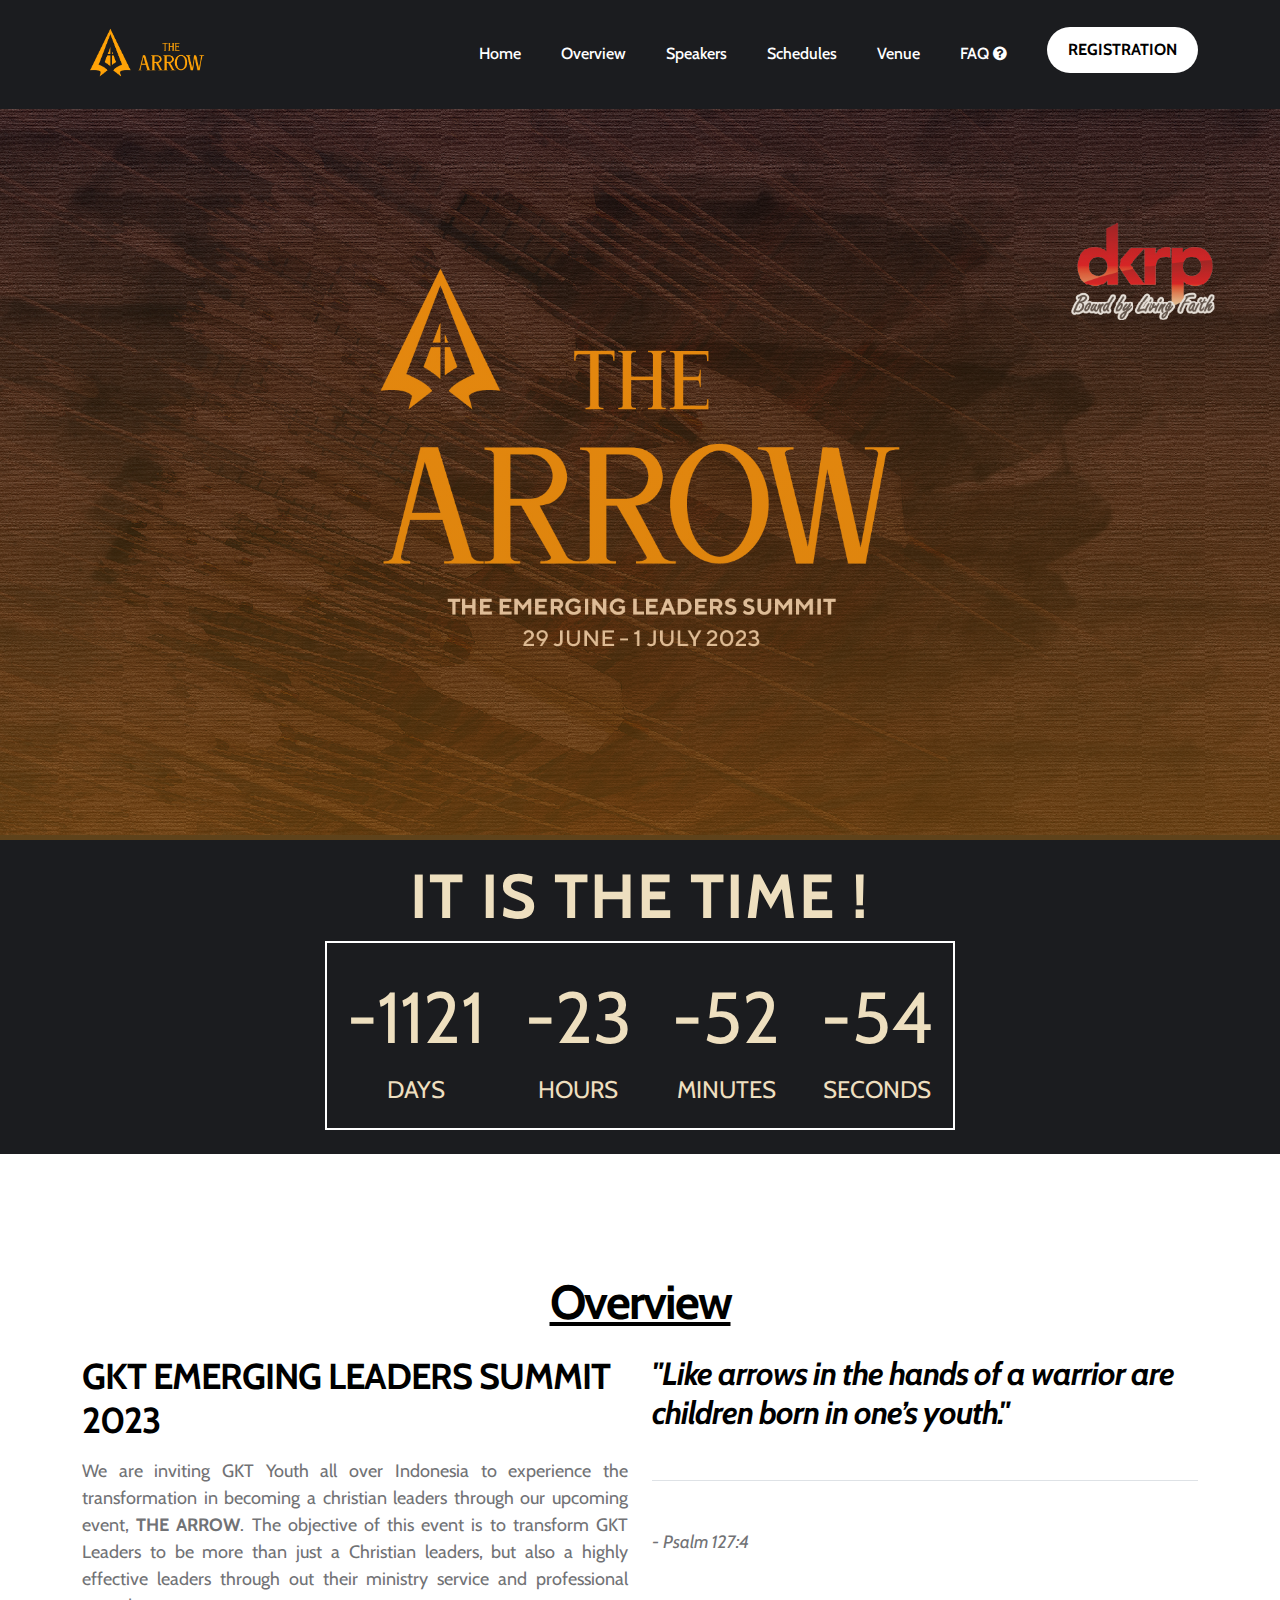
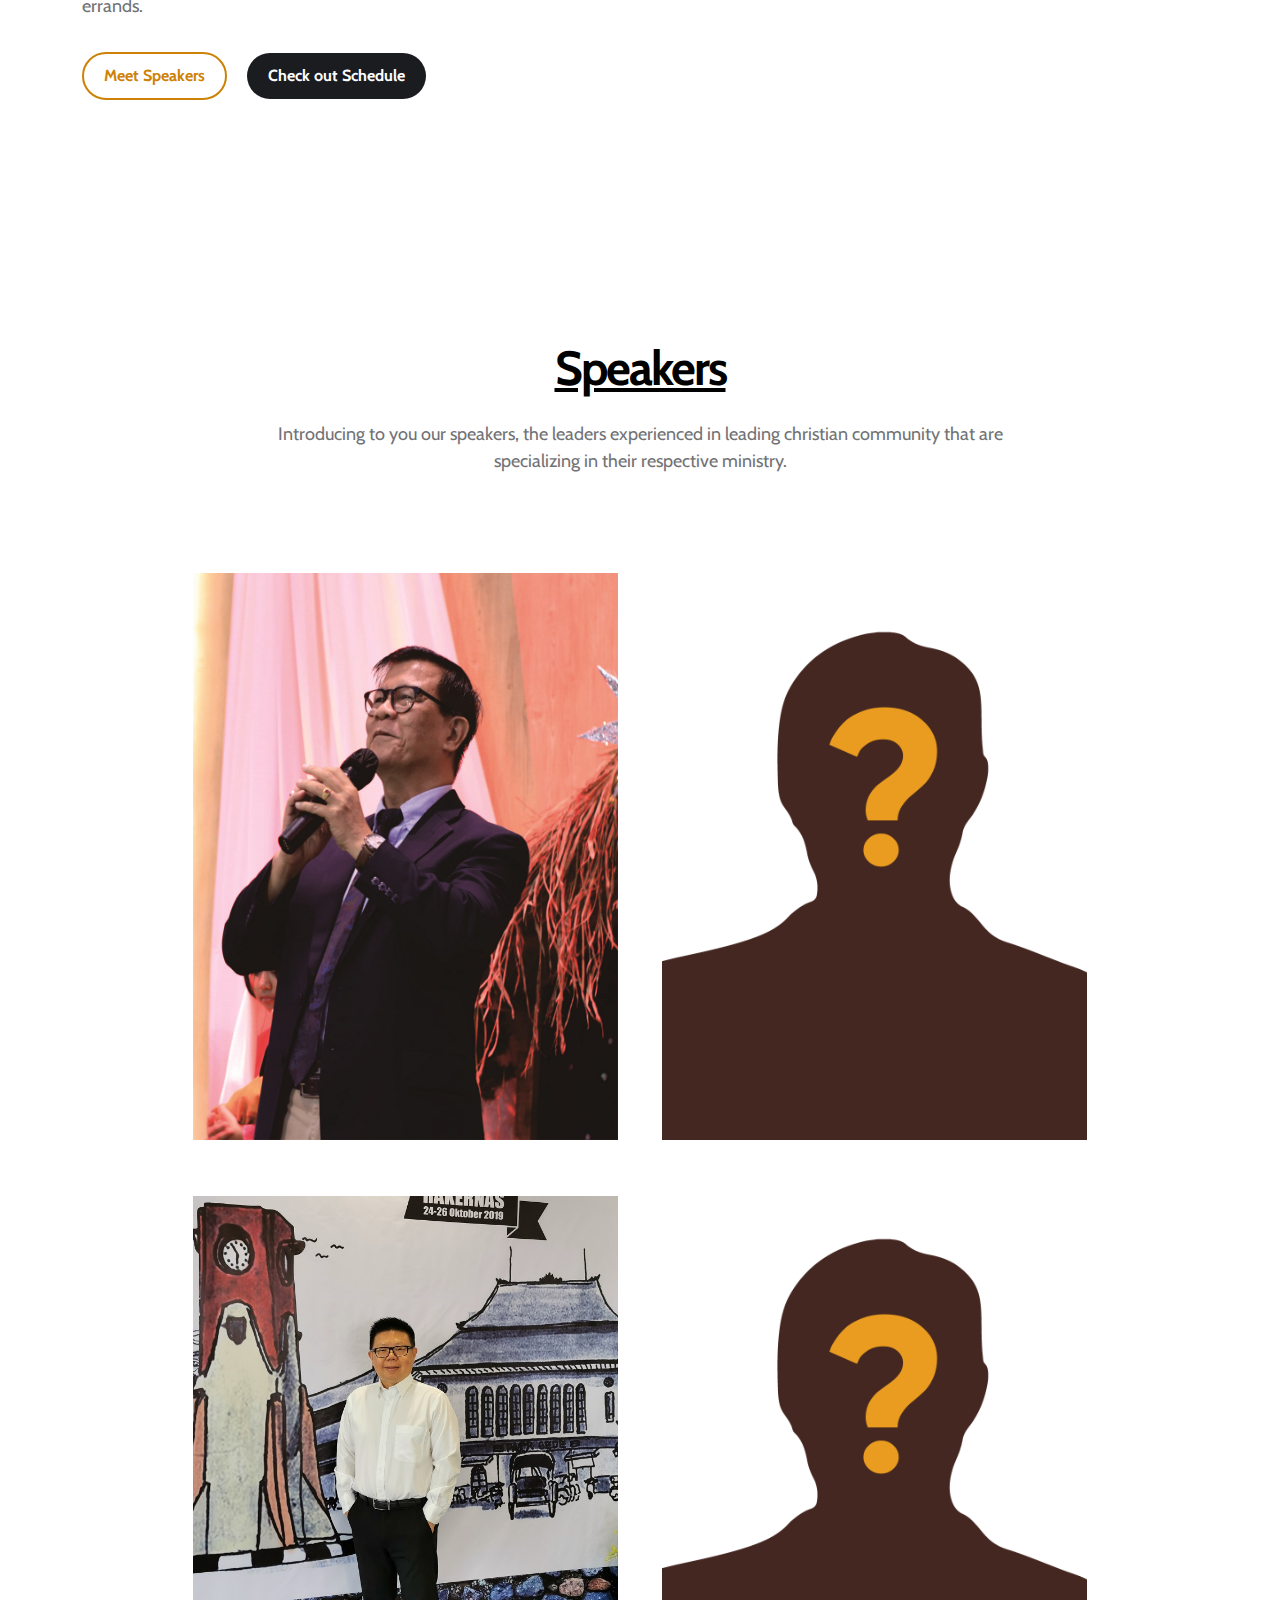
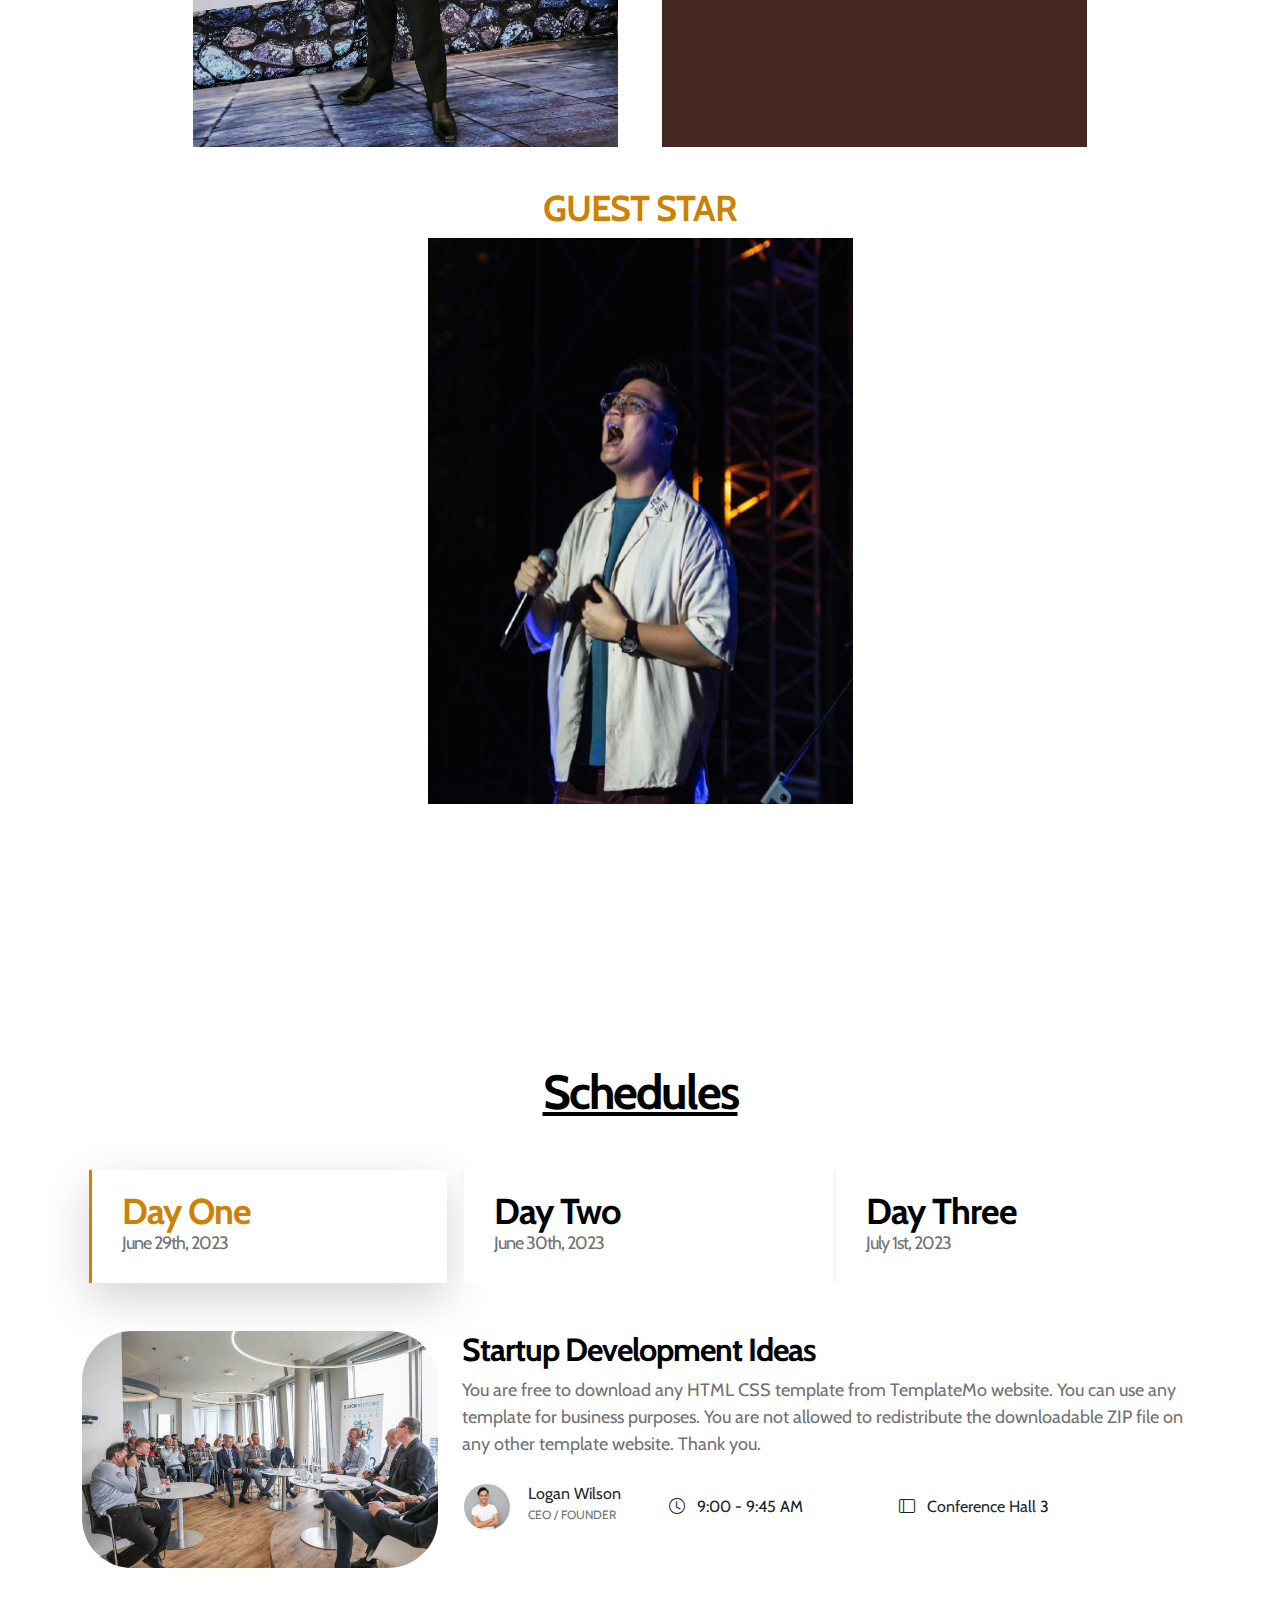
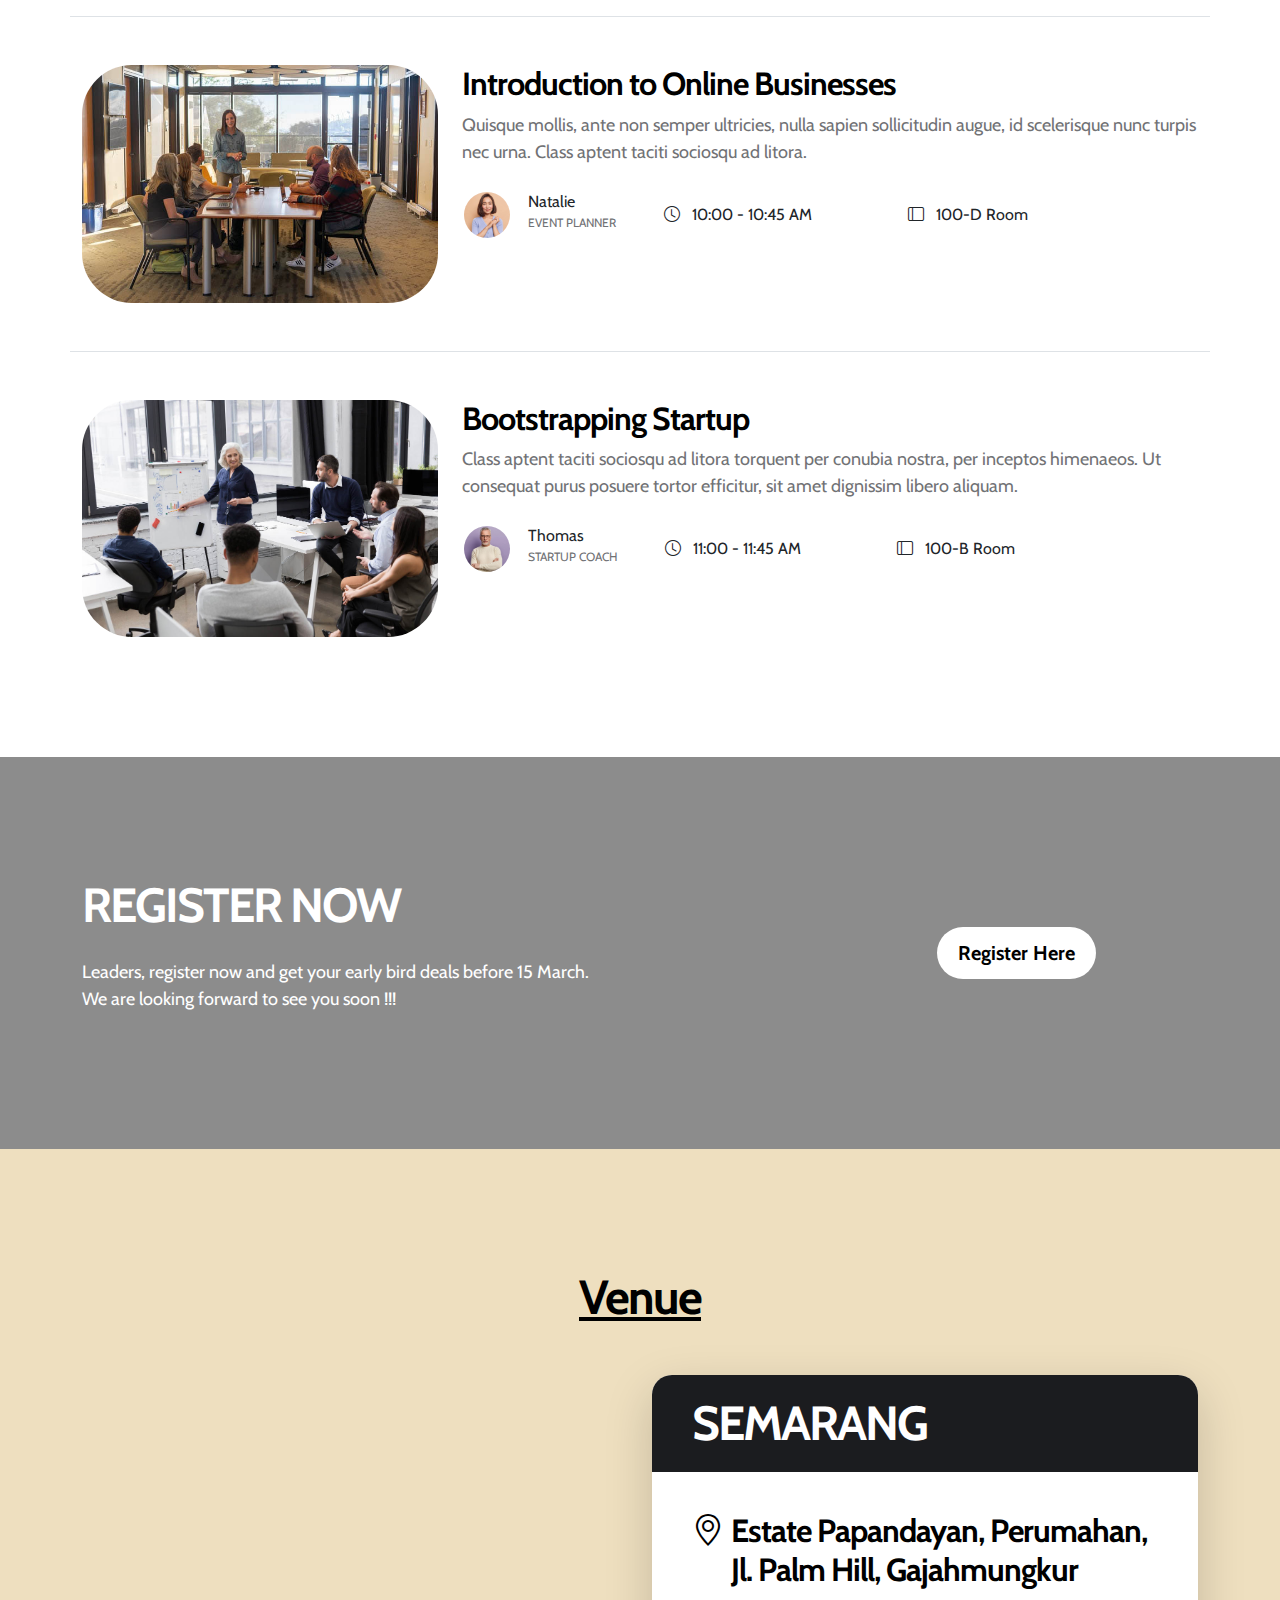
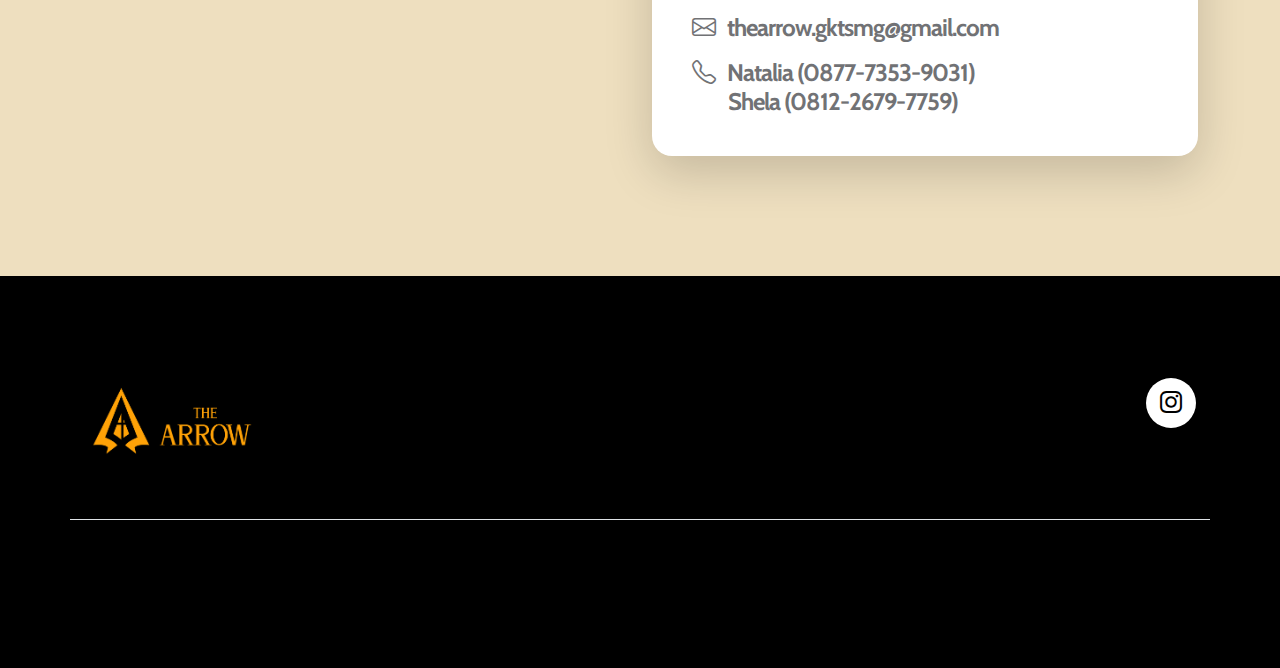
<file: dkrp_camp/index.html>
<!doctype html>
<html lang="en">
    <head>
        <meta charset="utf-8">
        <meta name="viewport" content="width=device-width, initial-scale=1">

        <meta name="description" content="">
        <meta name="author" content="">

        <title>The Arrow Camp</title>

        <!-- CSS FILES -->
        <link rel="preconnect" href="https://fonts.googleapis.com">
        
        <link rel="preconnect" href="https://fonts.gstatic.com" crossorigin>
        
		<!-- atur tulisan font global -->
        <link href="https://fonts.googleapis.com/css2?family=Cabin&display=swap" rel="stylesheet">
		<!-- -->
        <link rel="stylesheet" href="https://cdnjs.cloudflare.com/ajax/libs/font-awesome/4.7.0/css/font-awesome.min.css">
        <link href="css/bootstrap.min.css" rel="stylesheet">
        <link href="css/bootstrap-icons.css" rel="stylesheet">
        <link href="css/templatemo-leadership-event.css" rel="stylesheet">
        <link href="css/countdown.css" rel="stylesheet">
        <link rel="stylesheet" href="css/component.css">
        <link rel="stylesheet" href="css/owl.theme.css">
        <link rel="stylesheet" href="css/owl.carousel.css">
        <link rel="stylesheet" href="css/vegas.min.css">
        <link rel="icon" href="images/icon.png">
    </head>
    
    <body>

        <nav class="navbar navbar-expand-lg">
            <div class="container">

                <button class="navbar-toggler" type="button" data-bs-toggle="collapse" data-bs-target="#navbarNav" aria-controls="navbarNav" aria-expanded="false" aria-label="Toggle navigation">
                    <span class="navbar-toggler-icon"></span>
                </button>
				
				<!-- ganti logo di pojok kanan atas -->
                <a href="index.html" class="navbar-brand mx-auto mx-lg-0">
                    <!--<i class="bi-bullseye brand-logo"></i>
                    <span class="brand-text">T H E <br> A R R O W</span>-->
					<img src="images/the_arrow_orange.png" class="brand-logo" alt="" width="130" height="auto">
                </a>

                <a class="nav-link custom-btn btn d-lg-none" href="https://bit.ly/SignUpTheArrow">REGISTER</a>

                <div class="collapse navbar-collapse" id="navbarNav">
                    <ul class="navbar-nav ms-auto">
                        <li class="nav-item">
                            <a class="nav-link click-scroll" href="#section_1">Home</a>
                        </li>

                        <li class="nav-item">
                            <a class="nav-link click-scroll" href="#section_2">Overview</a>
                        </li>

                        <li class="nav-item">
                            <a class="nav-link click-scroll" href="#gallery">Speakers</a>
                        </li>

                        <li class="nav-item">
                            <a class="nav-link click-scroll" href="#section_4">Schedules</a>
                        </li>

                        <li class="nav-item">
                            <a class="nav-link click-scroll" href="#section_7">Venue</a>
                        </li>
                        
                        <li class="nav-item">
                            <a class="nav-link click-scroll" href="faq_page_2.html">FAQ <i class="fa fa-question-circle"></i></a>
                        </li>

                        <!-- <li class="nav-item">
                            <a class="nav-link click-scroll" href="#section_7">Contact</a>
                        </li> -->
						

                        

                        <li class="nav-item">
                            <a class="nav-link custom-btn btn d-none d-lg-block" href="https://bit.ly/SignUpTheArrow" target="blank">REGISTRATION</a>
                        </li>

                        
                    </ul>
                <div>
                        
            </div>
        </nav>

        <main>

            <section class="hero" id="section_1">
                <div class="container">
                    <div class="row">

                        <div class="col-lg-5 col-12 m-auto">
                            <div class="hero-text">

                                <!-- <h1 class="text-white mb-4"><u class="text-info">DKRP</u> CAMP 2023</h1>
                                <h3 class="text-white mb-4">THE EMERGING LEADERS CAMP</h3>
                                <h1 class="text-white mb-4"><u class="text-info">THE ARROW</h1></u> 

                                <div class="d-flex justify-content-center align-items-center">
                                    <span class="date-text">June 29th to July 1st, 2023</span>

                                    <span class="location-text">SEMARANG, JAWA TENGAH</span>
                                </div> -->

                                <!-- <a href="#section_2" class="custom-link bi-arrow-down arrow-icon"></a> -->
                            </div>
                        </div>
                    </div>
                </div>
    
                <div class="video-wrap">
                    <!-- <video autoplay="" loop="" muted="" class="custom-video" poster="">
                        <source src="videos/pexels-pavel-danilyuk-8716790.mp4" type="video/mp4"> -->
                        <img src="images/banner-revisi.jpg" class="custom-video">

                        <!-- Your browser does not support the video tag. -->
                    <!-- </video> -->
                </div>
            </section>
            
            <div class="container-countdown">
                <br>
                <table border="2" bordercolor="white" align="center">
                    <h1 id="headline" class ="countdown">COUNTING DOWN</h1>
                    <div id="countdown">
                    <ul>
                        <tr>
                            <td align="center"><li class = "countdown"><span id="days"></span>days</li></td>
                            <td align="center"><li class = "countdown"><span id="hours"></span>Hours</li></td>
                            <td align="center"><li class = "countdown"><span id="minutes"></span>Minutes</li></td>
                            <td align="center"><li class = "countdown"><span id="seconds"></span>Seconds</li></td>
                        </tr>
                    </ul>
                    </div>
             </table> 
                <br>
            </div>
<!--
            <section class="highlight">
                <div class="container">
                    <div class="row">
                        
                        <div class="col-lg-4 col-md-6 col-12">
                            <div class="highlight-thumb">
                                <img src="images/highlight/alexandre-pellaes-6vAjp0pscX0-unsplash.jpg" class="highlight-image img-fluid" alt="">

                                <div class="highlight-info">
                                    <h3 class="highlight-title">2019 Highlights</h3>

                                    <a href="https://www.youtube.com/templatemo" class="bi-youtube highlight-icon"></a>
                                </div>
                            </div>
                        </div>

						
                        <div class="col-lg-4 col-md-6 col-12">
                            <div class="highlight-thumb">
                                <img src="images/highlight/miguel-henriques--8atMWER8bI-unsplash.jpg" class="highlight-image img-fluid" alt="">

                                <div class="highlight-info">
                                    <h3 class="highlight-title">2020 Highlights</h3>

                                    <a href="https://www.youtube.com/templatemo" class="bi-youtube highlight-icon"></a>
                                </div>
                            </div>
                        </div>

                        <div class="col-lg-4 col-md-6 col-12">
                            <div class="highlight-thumb">
                                <img src="images/highlight/jakob-dalbjorn-cuKJre3nyYc-unsplash.jpg" class="highlight-image img-fluid" alt="">

                                <div class="highlight-info">
                                    <h3 class="highlight-title">2021 Highlights</h3>

                                    <a href="https://www.youtube.com/templatemo" class="bi-youtube highlight-icon"></a>
                                </div>
                            </div>
                        </div>

                    </div>
                </div>
            </section>
-->

            <section class="about section-padding" id="section_2">
                <div class="container">
                    <div class="row">

                        <div class="col-lg-12 col-12">
                            <center><h2 class="mb-4"><u class="text-info">Overview</u></h2></center>
                        </div>
						<br><br>

                        <div class="col-lg-6 col-12">
                            <h3 class="mb-3">GKT EMERGING LEADERS SUMMIT 2023</h3>

                            <p align="justify">We are inviting GKT Youth all over Indonesia to experience the transformation in becoming a christian leaders 
                                through our upcoming event, <b>THE ARROW</b>. The objective of this event is to transform GKT Leaders to be more than 
                                just a Christian leaders, but also a highly effective leaders through out their ministry service and professional 
                                errands.</p>

                            <a class="custom-btn custom-border-btn btn custom-link mt-3 me-3" href="#gallery">Meet Speakers</a>

                            <a class="custom-btn btn custom-link mt-3" href="#section_4">Check out Schedule</a>
                        </div>

                        <div class="col-lg-6 col-12 mt-5 mt-lg-0">
                            <h4><i>"Like arrows in the hands of a warrior are children born in one’s youth."</i></h4>
                            <div class="avatar-group border-top py-5 mt-5">
                                <p class="d-inline" style="text-align:right;"><i>- Psalm 127:4</i></p>
                            </div>
                        </div>
                        
                        
                    </div>
                </div>
            </section>

            <section id="gallery">
                <div class="container">
                  <div class="row">
                    <center>
                    <div class="col-md-offset-2 col-md-8 col-sm-12 wow fadeInUp" data-wow-delay="0.3s">
                      <div class="section-title">
                        <center><h2 class="mb-4"><u class="text-info">Speakers</u></h2></center>
                        <p>Introducing to you our speakers, 
                        the leaders experienced in leading christian community that are specializing in their respective ministry. </p>
                      </div>
                    </div>
                    </center>
                    <ul class="grid cs-style-4">
                      <li class="col-md-5 col-sm-6">
                        <figure>
                          <div><img src="images/Pak Yusuf.jpg" alt="image 1"></div>
                          <figcaption>
                            <h1>Pdt. Yusuf Gunawan</h1>
                            <p class="position"><i><b>GKT NLCC Senior Pastor </b></i></p>
                            <!-- <p class="description" align="justify"><small>Known as the Senior Pastor and leader of GKT New Life Church, 
                                Pdt. Dr. Yusuf Gunawan has been called to lead the Church since 1986 together with his wife, 
                                Ev. Elisafan Gunawan. Besides, he also made contribution to Haggai Indonesia, 
                                International Faculty Haggai Institure, LPMI & Worldteach, STT Abdiel as a lecturer, 
                                and one of Indonesia's interfaith & national cultures organization as a consultant 
                                and mentor for society development.</small>
                            </p> -->
                                <a href="https://www.instagram.com/yusufgwan/" class="social-icon-link bi-instagram"></a>
                          </figcaption>
                        </figure>
                      </li>
              
                      <li class="col-md-5 col-sm-6">
                        <figure>
                          <div><img src="images/Anonym-01.png" alt="image 1"></div>
                          <figcaption>
                            <h1>Guess the secret speaker</h1>
                            <p class="position"><i><b>-</b></i></p>
                            <!-- <p class="description" align="justify"><small>Elisafan Lukito Setiawan, B.Th, MA.CE is one of the great example of a Christian woman leader. 
                                By God's grace, Ev. Elisafan together with her husband has given the chance by God to lead the Church, 
                                GKT New Life Community Church. Aside from being the co-pastor of GKT NLCC, she was also experienced 
                                contributing to Haggai Institute Indonesia. Her focus is now on leading the woman's commission and contribute 
                                to Creative Department inside GKT NLCC.</small>
                            </p> -->
                                <a href="https://www.instagram.com/elsgun/" class="social-icon-link bi-instagram"></a>
                          </figcaption>
                        </figure>
                      </li>
              
                      <li class="col-md-5 col-sm-6">
                        <figure>
                          <div><img src="images/pak adrian.jpg" alt="image 1"></div>
                          <figcaption>
                            <h1>Mr. Adrian Permana</h1>
                            <p class="position"><i><b>Haggai Indonesia National Council.</b></i></p>
                            <!-- <p class="description" align="justify"><small>Mr. Adrian Permana , a christian leader, experience working as a professional in the 
                                scope of strategic leadership, marketing, human resource development, and strategic management.
                                In 2009, by the grace of God, Mr. Adrian Permana was called to be God's 
                                fulltime servant in giving mentoring to leaders in Indonesia. 
                                He is now contributing as a secretary of Haggai Institute Indonesia.</small>
                            </p> -->
                                <a href="#" class="social-icon-link bi-instagram"></a>
                          </figcaption>
                        </figure>
                      </li>
              
                      <li class="col-md-5 col-sm-6">
                        <figure>
                          <div><img src="images/Anonym-01.png" alt="image 1"></div>
                          <figcaption>
                            <h1>Guess the secret speaker</h1>
                            <p class="position"><i><b>-</b></i></p>
                            <!-- <p class="description"><small>Cum sociis natoque penatibus et magnis dis parturient montes. Check 1 2 3
                            Check 1 2 3 check 1 2 3 check 1 2 3 check 1 2 3 check 1 2 3 check 1 2 3 check 1 2 3 check 1 2 3 check 1 2 3 
                            check 1 2 3 check 1 2 3 check 1 2 3</small></p> -->
                                <a href="#" class="social-icon-link bi-instagram"></a>
                          </figcaption>
                        </figure>
                      </li>

                      <li class="col-md-5 col-sm-6"><center><h3 class="guest-star">GUEST STAR</h3></center>
                        <figure>
                          <div><img src="images/yeshua.jpg" alt="image 1"></div>
                          <figcaption>
                            <h1>Yeshua Abraham</h1>
                            <p class="position"><i><b>Singer & Song Writer</b></i></p>
                            <!-- <p class="description" align="justify">
                                <small>A singer, song writer, also a worshiper of Christ. 
                                    Yeshua Abraham has blessed many people by his contents on Youtube through 
                                    his worship songs he sang.</small>
                            </p> -->
                                <a href="https://www.instagram.com/yeshuaabraham/" class="social-icon-link bi-instagram"></a>
                          </figcaption>
                        </figure>
                      </li>
              
                  </div>
                </div>
              </section>


            <!-- <section class="speakers section-padding" id="section_3">
                <div class="container">
                    <div class="row">
                        <div class="col-lg-6 col-12 d-flex flex-column justify-content-center align-items-center">
                            <div class="speakers-text-info">
                                <h2 class="mb-4">Our <u class="text-info">Speakers</u></h2>
                                <p>Lorem ipsum dolor sit amet, consectetur adipiscing elit, sed do eiusmod tempor incididunt ut dolore</p>
                            </div>
                        </div>

                        <div class="col-lg-6 col-12">
                            <div class="speakers-thumb">
                                <img src="images/avatar/happy-asian-man-standing-with-arms-crossed-grey-wall.jpg" class="img-fluid speakers-image" alt="">

                                <small class="speakers-featured-text">Featured</small>

                                <div class="speakers-info">

                                    <h5 class="speakers-title mb-0">Logan Wilson</h5>

                                    <p class="speakers-text mb-0">CEO / Founder</p>

                                    <ul class="social-icon">
                                        <li><a href="#" class="social-icon-link bi-facebook"></a></li>

                                        <li><a href="#" class="social-icon-link bi-instagram"></a></li>

                                        <li><a href="#" class="social-icon-link bi-google"></a></li>
                                    </ul>
                                </div>
                            </div>
                        </div>

                        <div class="col-lg-12 col-12">
                            <div class="row">
                                <div class="col-lg-3 col-md-6 col-12">
                                    <div class="speakers-thumb speakers-thumb-small">
                                        <img src="images/avatar/portrait-good-looking-brunette-young-asian-woman.jpg" class="img-fluid speakers-image" alt="">

                                        <div class="speakers-info">
                                            <h5 class="speakers-title mb-0">Natalie</h5>

                                            <p class="speakers-text mb-0">Event Planner</p>

                                            <ul class="social-icon">
                                                <li><a href="#" class="social-icon-link bi-facebook"></a></li>

                                                <li><a href="#" class="social-icon-link bi-instagram"></a></li>
                                            </ul>
                                        </div>
                                    </div>
                                </div>

                                <div class="col-lg-3 col-md-6 col-12">
                                    <div class="speakers-thumb speakers-thumb-small">
                                        <img src="images/avatar/senior-man-white-sweater-eyeglasses.jpg" class="img-fluid speakers-image" alt="">

                                        <div class="speakers-info">
                                            <h5 class="speakers-title mb-0">Thomas</h5>

                                            <p class="speakers-text mb-0">Startup Coach</p>

                                            <ul class="social-icon">
                                                <li><a href="#" class="social-icon-link bi-instagram"></a></li>

                                                <li><a href="#" class="social-icon-link bi-whatsapp"></a></li>
                                            </ul>
                                        </div>
                                    </div>
                                </div>

                                <div class="col-lg-3 col-md-6 col-12">
                                    <div class="speakers-thumb speakers-thumb-small">
                                        <img src="images/avatar/pretty-smiling-joyfully-female-with-fair-hair-dressed-casually-looking-with-satisfaction.jpg" class="img-fluid speakers-image" alt="">

                                        <div class="speakers-info">
                                            <h5 class="speakers-title mb-0">Isabella</h5>

                                            <p class="speakers-text mb-0">Event Manager</p>

                                            <ul class="social-icon">
                                                <li><a href="#" class="social-icon-link bi-facebook"></a></li>

                                                <li><a href="#" class="social-icon-link bi-instagram"></a></li>

                                                <li><a href="#" class="social-icon-link bi-whatsapp"></a></li>
                                            </ul>
                                        </div>
                                    </div>
                                </div>

                                <div class="col-lg-3 col-md-6 col-12">
                                    <div class="speakers-thumb speakers-thumb-small">
                                        <img src="images/avatar/indoor-shot-beautiful-happy-african-american-woman-smiling-cheerfully-keeping-her-arms-folded-relaxing-indoors-after-morning-lectures-university.jpg" class="img-fluid speakers-image" alt="">

                                        <div class="speakers-info">
                                            <h5 class="speakers-title mb-0">Samantha</h5>

                                            <p class="speakers-text mb-0">Top Level Speaker</p>

                                            <ul class="social-icon">
                                                <li><a href="#" class="social-icon-link bi-instagram"></a></li>

                                                <li><a href="#" class="social-icon-link bi-whatsapp"></a></li>
                                            </ul>
                                        </div>
                                    </div>
                                </div>
                            </div>
                        </div>

                    </div>
                </div>
            </section> -->


            <section class="schedule section-padding" id="section_4">
                <div class="container">
                    <div class="row">

                        <div class="col-lg-12 col-12">
                            <h2 class="mb-5 text-center"><u class="text-info">Schedules</u></h2>
                            <!-- <center>
                                 <p>We are still on progress of making a bizarre leadership program for you.</p>
                                 <p>So please kindly wait for our rundown details.</p>
                                 <p>We guarantee you It's gonna be a real fun !</p>
                            </center> -->

                            <nav>
                                <div class="nav nav-tabs align-items-baseline" id="nav-tab" role="tablist">
                                    <button class="nav-link active" id="nav-DayOne-tab" data-bs-toggle="tab" data-bs-target="#nav-DayOne" type="button" role="tab" aria-controls="nav-DayOne" aria-selected="true">
                                        <h3>
                                            <span>Day One</span>
                                            <small>June 29th, 2023</small>
                                        </h3>
                                    </button>

                                    <button class="nav-link" id="nav-DayTwo-tab" data-bs-toggle="tab" data-bs-target="#nav-DayTwo" type="button" role="tab" aria-controls="nav-DayTwo" aria-selected="false">
                                        <h3>
                                            <span>Day Two</span>
                                            <small>June 30th, 2023</small>
                                        </h3>
                                    </button>

                                    <button class="nav-link" id="nav-DayThree-tab" data-bs-toggle="tab" data-bs-target="#nav-DayThree" type="button" role="tab" aria-controls="nav-DayThree" aria-selected="false">
                                        <h3>
                                            <span>Day Three</span>
                                            <small>July 1st, 2023</small>
                                        </h3>
                                    </button>
                                </div>
                            </nav>

                            <div class="tab-content mt-5" id="nav-tabContent">
                                <div class="tab-pane fade show active" id="nav-DayOne" role="tabpanel" aria-labelledby="nav-DayOne-tab">
                                    <div class="row border-bottom pb-5 mb-5">
                                        <div class="col-lg-4 col-12">
                                            <img src="images/schedule/fabian-friedrich-JDUVM9_VaZE-unsplash.jpg" class="schedule-image img-fluid" alt="">
                                        </div>

                                        <div class="col-lg-8 col-12 mt-3 mt-lg-0">
                                            
                                            <h4 class="mb-2">Startup Development Ideas</h4>

                                            <p>You are free to download any HTML CSS template from TemplateMo website.
                                            You can use any template for business purposes. You are not allowed to 
                                            redistribute the downloadable ZIP file on any other template website. Thank you.</p>

                                            <div class="d-flex align-items-center mt-4">
                                                <div class="avatar-group d-flex">
                                                    <img src="images/avatar/happy-asian-man-standing-with-arms-crossed-grey-wall.jpg" class="img-fluid avatar-image" alt="">

                                                    <div class="ms-3">
                                                        Logan Wilson
                                                        <p class="speakers-text mb-0">CEO / Founder</p>
                                                    </div>
                                                </div>

                                                <span class="mx-3 mx-lg-5">
                                                    <i class="bi-clock me-2"></i>
                                                    9:00 - 9:45 AM
                                                </span>

                                                <span class="mx-1 mx-lg-5">
                                                    <i class="bi-layout-sidebar me-2"></i>
                                                    Conference Hall 3
                                                </span>
                                            </div>
                                        </div>
                                    </div>

                                    <div class="row border-bottom pb-5 mb-5">
                                        <div class="col-lg-4 col-12">
                                            <img src="images/schedule/clayton-cardinalli-JMoFpdqL3XM-unsplash.jpg" class="schedule-image img-fluid" alt="">
                                        </div>

                                        <div class="col-lg-8 col-12 mt-3 mt-lg-0">
                                            <h4 class="mb-2">Introduction to Online Businesses</h4>

                                            <p>Quisque mollis, ante non semper ultricies, nulla sapien sollicitudin augue, id scelerisque nunc turpis nec urna. Class aptent taciti sociosqu ad litora.</p>

                                            <div class="d-flex align-items-center mt-4">
                                                <div class="avatar-group d-flex">
                                                    <img src="images/avatar/portrait-good-looking-brunette-young-asian-woman.jpg" class="img-fluid avatar-image" alt="">

                                                    <div class="ms-3">
                                                    Natalie
                                                    <p class="speakers-text mb-0">Event Planner</p>
                                                </div>
                                                </div>

                                                <span class="mx-3 mx-lg-5">
                                                    <i class="bi-clock me-2"></i>
                                                    10:00 - 10:45 AM
                                                </span>

                                                <span class="mx-1 mx-lg-5">
                                                    <i class="bi-layout-sidebar me-2"></i>
                                                    100-D Room
                                                </span>
                                            </div>
                                        </div>
                                    </div>

                                    <div class="row">
                                        <div class="col-lg-4 col-12">
                                            <img src="images/schedule/business-woman-making-presentation-office.jpg" class="schedule-image img-fluid" alt="">
                                        </div>

                                        <div class="col-lg-8 col-12 mt-3 mt-lg-0">
                                            <h4 class="mb-2">Bootstrapping Startup</h4>

                                            <p>Class aptent taciti sociosqu ad litora torquent per conubia nostra, per inceptos himenaeos. Ut consequat purus posuere tortor efficitur, sit amet dignissim libero aliquam.</p>

                                            <div class="d-flex align-items-center mt-4">
                                                <div class="avatar-group d-flex">
                                                    <img src="images/avatar/senior-man-white-sweater-eyeglasses.jpg" class="img-fluid avatar-image" alt="">

                                                    <div class="ms-3">
                                                    Thomas
                                                    <p class="speakers-text mb-0">Startup Coach</p>
                                                </div>
                                                </div>

                                                <span class="mx-3 mx-lg-5">
                                                    <i class="bi-clock me-2"></i>
                                                    11:00 - 11:45 AM
                                                </span>

                                                <span class="mx-1 mx-lg-5">
                                                    <i class="bi-layout-sidebar me-2"></i>
                                                    100-B Room
                                                </span>
                                            </div>
                                        </div>
                                    </div>
                                </div>

                                <div class="tab-pane fade" id="nav-DayTwo" role="tabpanel" aria-labelledby="nav-DayTwo-tab">
                                    <div class="row border-bottom pb-5 mb-5">
                                        <div class="col-lg-4 col-12">
                                            <img src="images/schedule/people-smiling-while-conference-room.jpg" class="schedule-image img-fluid" alt="">
                                        </div>

                                        <div class="col-lg-8 col-12 mt-3 mt-lg-0">
                                            
                                            <h4 class="mb-2">Building a famous company</h4>

                                            <p>Quisque mollis, ante non semper ultricies, nulla sapien sollicitudin augue, id scelerisque nunc turpis nec urna. Class aptent taciti sociosqu ad litora torquent per conubia.</p>

                                            <div class="d-flex align-items-center mt-4">
                                                <div class="avatar-group d-flex">
                                                    <img src="images/avatar/pretty-smiling-joyfully-female-with-fair-hair-dressed-casually-looking-with-satisfaction.jpg" class="img-fluid avatar-image" alt="">

                                                    <div class="ms-3">
                                                        Isabella
                                                        <p class="speakers-text mb-0">Event Manager</p>
                                                    </div>
                                                </div>

                                                <span class="mx-3 mx-lg-5">
                                                    <i class="bi-clock me-2"></i>
                                                    9:00 - 9:45 AM
                                                </span>

                                                <span class="mx-1 mx-lg-5">
                                                    <i class="bi-layout-sidebar me-2"></i>
                                                    Conference Hall 2
                                                </span>
                                            </div>
                                        </div>
                                    </div>

                                    <div class="row">
                                        <div class="col-lg-4 col-12">
                                            <img src="images/schedule/jason-goodman-bzqU01v-G54-unsplash.jpg" class="schedule-image img-fluid" alt="">
                                        </div>

                                        <div class="col-lg-8 col-12 mt-3 mt-lg-0">
                                            <h4 class="mb-2">Dev Ops life in corporate</h4>

                                            <p>Quisque mollis, ante non semper ultricies, nulla sapien sollicitudin augue, id scelerisque nunc turpis nec urna. Class aptent taciti sociosqu ad litora torquent per conubia nostra.</p>

                                            <div class="d-flex align-items-center mt-4">
                                                <div class="avatar-group d-flex">
                                                    <img src="images/avatar/indoor-shot-beautiful-happy-african-american-woman-smiling-cheerfully-keeping-her-arms-folded-relaxing-indoors-after-morning-lectures-university.jpg" class="img-fluid avatar-image" alt="">

                                                    <div class="ms-3">
                                                    Samantha
                                                    <p class="speakers-text mb-0">Top Level Speaker</p>
                                                </div>
                                                </div>

                                                <span class="mx-3 mx-lg-5">
                                                    <i class="bi-clock me-2"></i>
                                                    10:00 - 10:45 AM
                                                </span>

                                                <span class="mx-1 mx-lg-5">
                                                    <i class="bi-layout-sidebar me-2"></i>
                                                    100-A Room
                                                </span>
                                            </div>
                                        </div>
                                    </div>
                                </div>

                                <div class="tab-pane fade" id="nav-DayThree" role="tabpanel" aria-labelledby="nav-DayThree-tab">
                                    <div class="row border-bottom pb-5 mb-5">
                                        <div class="col-lg-4 col-12">
                                            <img src="images/schedule/people-smiling-while-conference-room.jpg" class="schedule-image img-fluid" alt="">
                                        </div>

                                        <div class="col-lg-8 col-12 mt-3 mt-lg-0">
                                            
                                            <h4 class="mb-2">Maintaining a successful business</h4>

                                            <p>Quisque mollis, ante non semper ultricies, nulla sapien sollicitudin augue, id scelerisque nunc turpis nec urna. Class aptent taciti sociosqu.</p>

                                            <div class="d-flex align-items-center mt-4">
                                                <div class="avatar-group d-flex">
                                                    <img src="images/avatar/pretty-smiling-joyfully-female-with-fair-hair-dressed-casually-looking-with-satisfaction.jpg" class="img-fluid avatar-image" alt="">

                                                    <div class="ms-3">
                                                        Isabella
                                                        <p class="speakers-text mb-0">Event Manager</p>
                                                    </div>
                                                </div>

                                                <span class="mx-3 mx-lg-5">
                                                    <i class="bi-clock me-2"></i>
                                                    9:00 - 9:45 AM
                                                </span>

                                                <span class="mx-1 mx-lg-5">
                                                    <i class="bi-layout-sidebar me-2"></i>
                                                    Conference Hall 1
                                                </span>
                                            </div>
                                        </div>
                                    </div>

                                    <div class="row">
                                        <div class="col-lg-4 col-12">
                                            <img src="images/schedule/jason-goodman-bzqU01v-G54-unsplash.jpg" class="schedule-image img-fluid" alt="">
                                        </div>

                                        <div class="col-lg-8 col-12 mt-3 mt-lg-0">
                                            <h4 class="mb-2">Working Life in Corporate Environment</h4>

                                            <p>Quisque mollis, ante non semper ultricies, nulla sapien sollicitudin augue, id scelerisque nunc turpis nec urna.</p>

                                            <div class="d-flex align-items-center mt-4">
                                                <div class="avatar-group d-flex">
                                                    <img src="images/avatar/indoor-shot-beautiful-happy-african-american-woman-smiling-cheerfully-keeping-her-arms-folded-relaxing-indoors-after-morning-lectures-university.jpg" class="img-fluid avatar-image" alt="">

                                                    <div class="ms-3">
                                                    Samantha
                                                    <p class="speakers-text mb-0">Top Level Speaker</p>
                                                </div>
                                                </div>

                                                <span class="mx-3 mx-lg-5">
                                                    <i class="bi-clock me-2"></i>
                                                    10:00 - 10:45 AM
                                                </span>

                                                <span class="mx-1 mx-lg-5">
                                                    <i class="bi-layout-sidebar me-2"></i>
                                                    100-C Room
                                                </span>
                                            </div>
                                        </div>
                                    </div>
                                </div>

                                <div class="tab-pane fade" id="nav-DayFour" role="tabpanel" aria-labelledby="nav-DayFour-tab">
                                    <div class="row">
                                        <div class="col-lg-4 col-12">
                                            <img src="images/schedule/jeshoots-com-TWRCH-GaKr4-unsplash.jpg" class="schedule-image img-fluid" alt="">
                                        </div>

                                        
                                    </div>
                                </div>

                            </div>
                        </div> 

                    </div>
                </div>
            </section>
			
			
            <section class="call-to-action section-padding">
                <div class="container">
                    <div class="row align-items-center">

                        <div class="col-lg-7 col-12">
                            <h2 class="text-white mb-4">REGISTER NOW</h2>
                            <p class="text-white">Leaders, register now and get your early bird deals before 15 March.
                                <br>We are looking forward to see you soon !!!</p>
                        </div>

                        <div class="col-lg-3 col-12 ms-lg-auto mt-4 mt-lg-0">
                            <a href="https://bit.ly/SignUpTheArrow" class="custom-btn-register btn" target="blank">Register Here</a>
                        </div>

                    </div>
                </div>
            </section>
			
			<!--
            <section class="pricing section-padding" id="section_5">
                <div class="container">
                    <div class="row">

                        <div class="col-lg-10 col-12 text-center mx-auto mb-5">
                            <h2>Get Your <u class="text-info">Tickets</u></h2>
                        </div>

                        <div class="col-lg-6 col-md-6 col-12 mb-5 mb-lg-0">
                            <div class="pricing-thumb bg-white shadow-lg">                                
                                <div class="pricing-title-wrap d-flex align-items-center">

                                    <h4 class="pricing-title text-white mb-0">Early Bird</h4>

                                    <h5 class="pricing-small-title text-white mb-0 ms-auto">$640</h5>
                                </div>

                                <div class="pricing-body">
                                    <p>
                                        <i class="bi-cup me-2"></i> All-Day Coffee + Snacks
                                    </p>

                                    <p>
                                        <i class="bi-controller me-2"></i> After Party
                                    </p>

                                    <p>
                                        <i class="bi-chat-square me-2"></i> 24/7 Support
                                    </p>

                                    <div class="border-bottom pb-3 mb-4"></div>

                                    <p>Quick group meetings for multiple teams</p>

                                    <a class="custom-btn btn mt-3" href="#">Buy Tickets</a>
                                </div>
                            </div>
                        </div>

                        <div class="col-lg-4 col-md-6 col-12 mb-5 mb-lg-0">
                            <div class="pricing-thumb bg-white shadow-lg">                                
                                <div class="pricing-title-wrap d-flex align-items-center">

                                    <h4 class="pricing-title text-white mb-0">Gold</h4>

                                    <h5 class="pricing-small-title text-white mb-0 ms-auto">$840</h5>
                                </div>

                                <div class="pricing-body">
                                    <p>
                                        <i class="bi-cup me-2"></i> All-Day Coffee + Snacks
                                    </p>

                                    <p>
                                        <i class="bi-boombox me-2"></i> Group Meetings + After Party
                                    </p>

                                    <p>
                                        <i class="bi-chat-square me-2"></i> 24/7 Support + Instant Chats
                                    </p>

                                    <div class="border-bottom pb-3 mb-4"></div>

                                    <p>Quick group meetings for multiple teams</p>

                                    <a class="custom-btn btn mt-3" href="#">Buy Tickets</a>
                                </div>
                            </div>
                        </div> 

                        <div class="col-lg-6 col-md-6 col-12">
                            <div class="pricing-thumb bg-white shadow-lg">                                
                                <div class="pricing-title-wrap d-flex align-items-center">

                                    <h4 class="pricing-title text-white mb-0">Regular</h4>

                                    <h5 class="pricing-small-title text-white mb-0 ms-auto">$1,240</h5>
                                </div>

                                <div class="pricing-body">
                                    <p>
                                        <i class="bi-cash me-2"></i> Cashback $200
                                    </p>

                                    <p>
                                        <i class="bi-boombox me-2"></i> Private Meetings + After Party
                                    </p>

                                    <p>
                                        <i class="bi-chat-square me-2"></i> 24/7 Support + Instant Chats
                                    </p>

                                    <div class="border-bottom pb-3 mb-4"></div>

                                    <p>group talks and private chats for multiple teams</p>

                                    <a class="custom-btn btn mt-3" href="#">Buy Tickets</a>
                                </div>
                            </div>
                        </div>

                    </div>
                </div>
            </section>
		-->

            <section class="venue section-padding" id="section_7">
                <div class="container">
                    <div class="row">

                        <div class="col-lg-12 col-12">
                            <center><h2 class="mb-5"><u class="text-info">Venue</u></h2></center>
                        </div>

                        <div class="col-lg-6 col-12">
                            <iframe class="google-map" src="https://www.google.com/maps/embed?pb=!1m18!1m12!1m3!1d3959.951199560936!2d110.40283041477332!3d-7.015022094932758!2m3!1f0!2f0!3f0!3m2!1i1024!2i768!4f13.1!3m3!1m2!1s0x2e708b79e6b2ccdd%3A0x143f0e162350a5f0!2sOak%20Tree%20Emerald%20Semarang!5e0!3m2!1sen!2sid!4v1675237209573!5m2!1sen!2sid" width="100%" height="371.59" allowfullscreen="" loading="lazy"></iframe>
                        </div>

                        <div class="col-lg-6 col-12 mt-5 mt-lg-0">
                            <div class="venue-thumb bg-white shadow-lg">
                                
                                <div class="venue-info-title">
                                    <h2 class="text-white mb-0">SEMARANG</h2>
                                </div>

                                <div class="venue-info-body">
                                    <h4 class="d-flex">
                                        <i class="bi-geo-alt me-2"></i> 
                                        <span>Estate Papandayan, Perumahan, Jl. Palm Hill, Gajahmungkur</span>
                                    </h4>

                                    <h5 class="mt-4 mb-3">
                                        <a href="mailto:hello@yourgmail.com">
                                            <i class="bi-envelope me-2"></i>
                                            thearrow.gktsmg@gmail.com
                                        </a>
                                    </h5>

                                    <h5 class="mb-0">
                                        <a href="tel: 305-240-9671">
                                            <i class="bi-telephone me-2"></i>
                                            Natalia (0877-7353-9031)<br>
                                            &nbsp;&nbsp;&nbsp;&nbsp;&nbsp;&nbsp;&nbsp;&nbsp;&nbsp;Shela (0812-2679-7759)
                                        </a>
                                    </h5>
                                </div>
                            </div>
                        </div>

                    </div>
                </div>
            </section>
			
			<!--
            <section class="contact section-padding" id="section_7">
                <div class="container">
                    <div class="row">

                        <div class="col-lg-8 col-12 mx-auto">
                            <form class="custom-form contact-form bg-white shadow-lg" action="#" method="post" role="form">
                                <h2>REGISTER NOW</h2>

                                <div class="row">
                                    <div class="col-lg-4 col-md-4 col-12">                                    
                                        <input type="text" name="name" id="name" class="form-control" placeholder="Name" required="">
                                    </div>
									
									
                                    <div class="col-lg-4 col-md-4 col-12">         
                                        <input type="date" name="birthdate" id="birthdate" class="form-control" placeholder="DD/MM/YYYY" required="">
                                    </div> 

                                    <div class="col-lg-4 col-md-4 col-12">         
                                        <input type="email" name="email" id="email" pattern="[^ @]*@[^ @]*" class="form-control" placeholder="Email" required="">
                                    </div>
									
									<div class="col-lg-4 col-md-4 col-12">                                    
                                        <input type="text" name="phone" id="phone" class="form-control" placeholder="Phone number">
                                    </div>

                                    <div class="col-lg-4 col-md-4 col-12">                                    
                                        <input type="text" name="city" id="city" class="form-control" placeholder="City">
                                    </div>

                                    <div class="col-lg-8 col-md-4 col-12">                                    
                                        <input type="text" name="church" id="church" class="form-control" placeholder="Church">
                                    </div>

                                    <div class="col-12">
                                        <textarea class="form-control" rows="5" id="address" name="address" placeholder="address"></textarea>

                                        <button type="submit" class="form-control">Submit</button>
                                    </div> 

                                </div>
                            </form>
                        </div>

                    </div>
                </div>
            </section>
-->

        </main>

        <footer class="site-footer">
            <div class="container">
                <div class="row align-items-center">

                    <div class="col-lg-12 col-12 border-bottom pb-5 mb-5">
                        <div class="d-flex">
                            <img src="images/the_arrow_orange.png" class="image-logo" alt="" width="180px" height="auto">
                            <a href="index.html" class="navbar-brand mx-auto mx-lg-0">
								<!--<i class="bi-bullseye brand-logo"></i>
								<span class="brand-text">T H E <br> A R R O W</span>-->
								
							</a>

                            <ul class="social-icon ms-auto">
                                <!-- <li><a href="#" class="social-icon-link bi-facebook"></a></li> -->

                                <li><a href="https://www.instagram.com/thearrow.dkrp/" class="social-icon-link bi-instagram" target="blank"></a></li>

                                <!-- <li><a href="#" class="social-icon-link bi-whatsapp"></a></li>

                                <li><a href="#" class="social-icon-link bi-youtube"></a></li> -->
                            </ul>
                        </div>
                    </div>
					
					<!--
                    <div class="col-lg-7 col-12">
                        <ul class="footer-menu d-flex flex-wrap">
                            <li class="footer-menu-item"><a href="#" class="footer-menu-link">Overview</a></li>

                            <li class="footer-menu-item"><a href="#" class="footer-menu-link">Code of Conduct</a></li>

                            <li class="footer-menu-item"><a href="#" class="footer-menu-link">Privacy and Terms</a></li>

                            <li class="footer-menu-item"><a href="#" class="footer-menu-link">Contact</a></li>
                        </ul>
                    </div>
					-->

                        
                    <!-- <div class="col-lg-5 col-12 ms-lg-auto">
                        <div class="copyright-text-wrap d-flex align-items-center">
                            <p class="copyright-text ms-lg-auto me-4 mb-0">Copyright © 2022 Leadership Event Co., Ltd. 
                            
                            <br>All Rights Reserved. 
          
          					<br><br>Design: <a title="CSS Templates" rel="sponsored" href="https://templatemo.com" target="_blank">TemplateMo</a></p>

                            <a href="#section_1" class="bi-arrow-up arrow-icon custom-link"></a>
                        </div>
                    </div> -->

                </div>
            </div>
        </footer>

        <!-- JAVASCRIPT FILES -->
        <script src="js/jquery.min.js"></script>
        <script src="js/bootstrap.min.js"></script>
        <script src="js/jquery.sticky.js"></script>
        <!-- <script src="js/click-scroll.js"></script> -->
        <script src="js/custom.js"></script>
        <script src="js/countdown.js"></script>
        <script src="js/vegas.min.js"></script>
        <script src="js/modernizr.custom.js"></script>
        <script src="js/toucheffects.js"></script>
        <script src="js/owl.carousel.min.js"></script>
        <script src="js/smoothscroll.js"></script>
        <script src="js/wow.min.js"></script>

    </body>
</html>
</file>
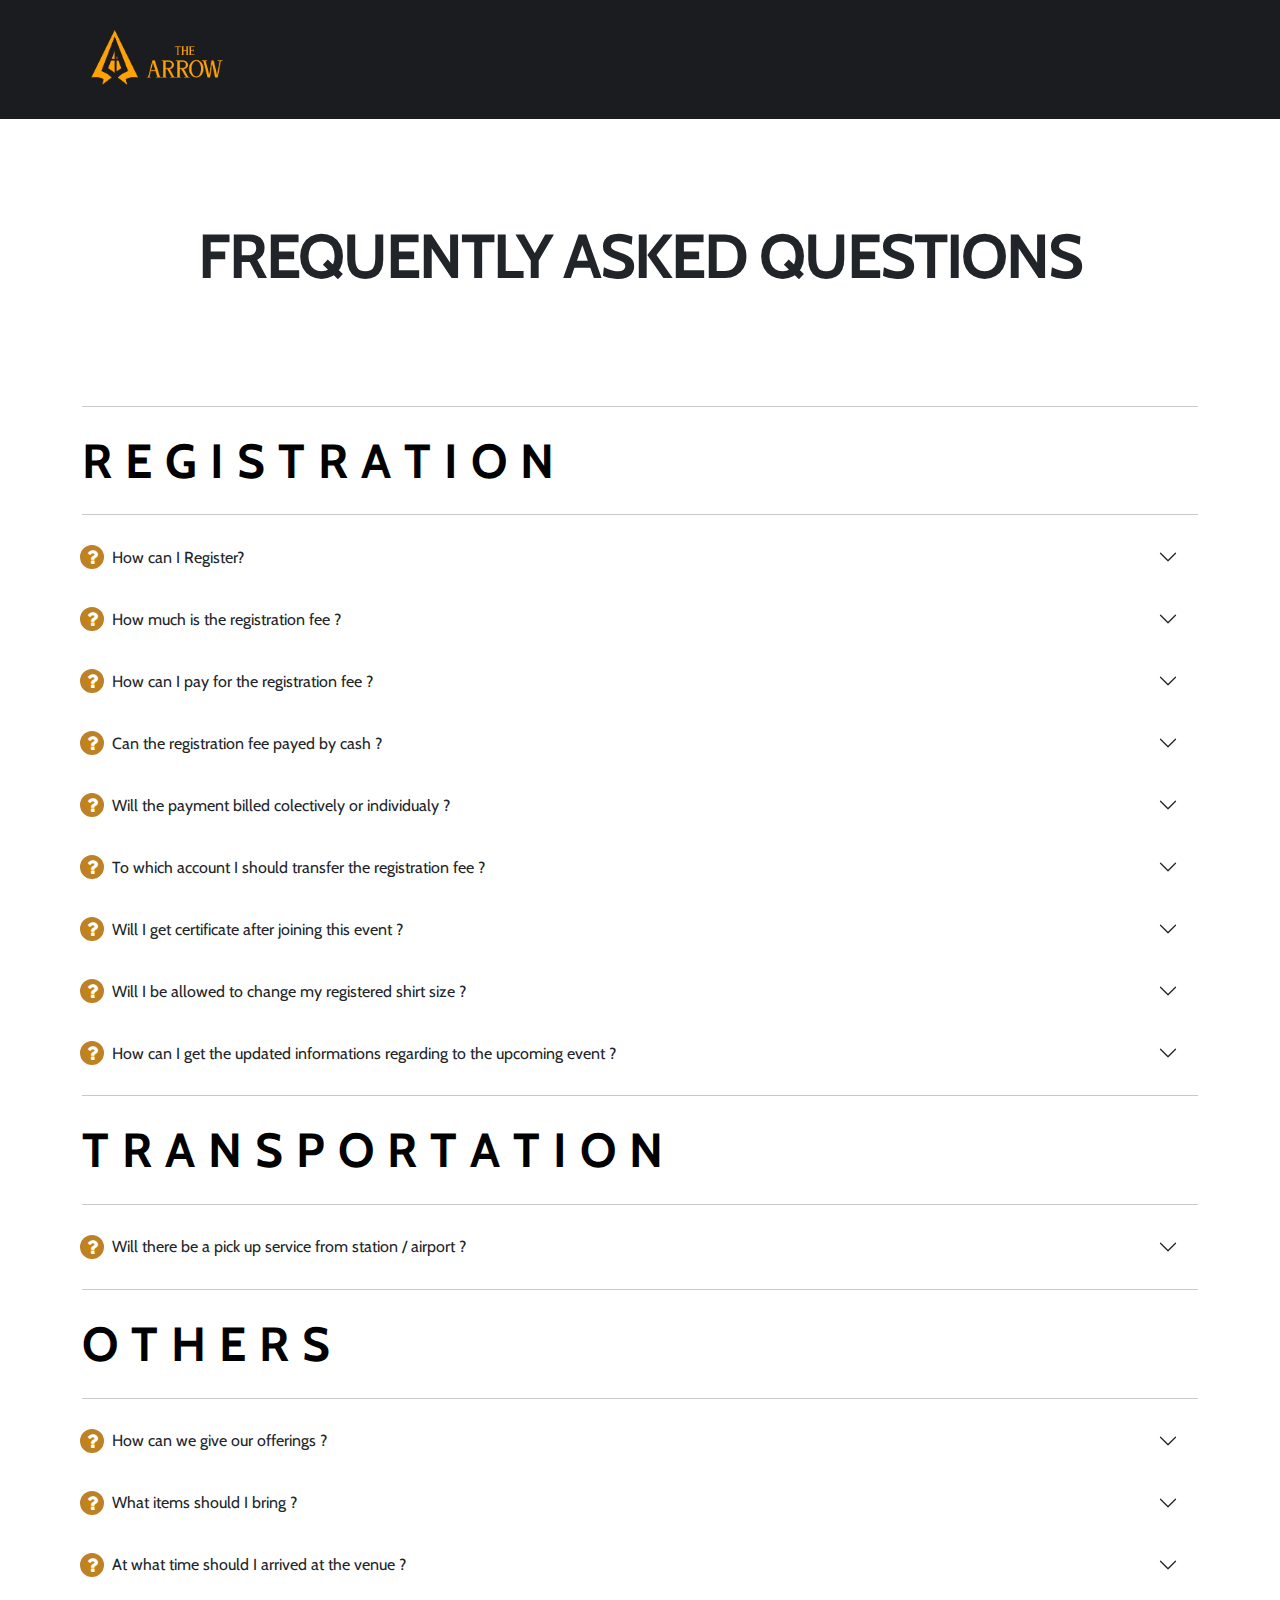
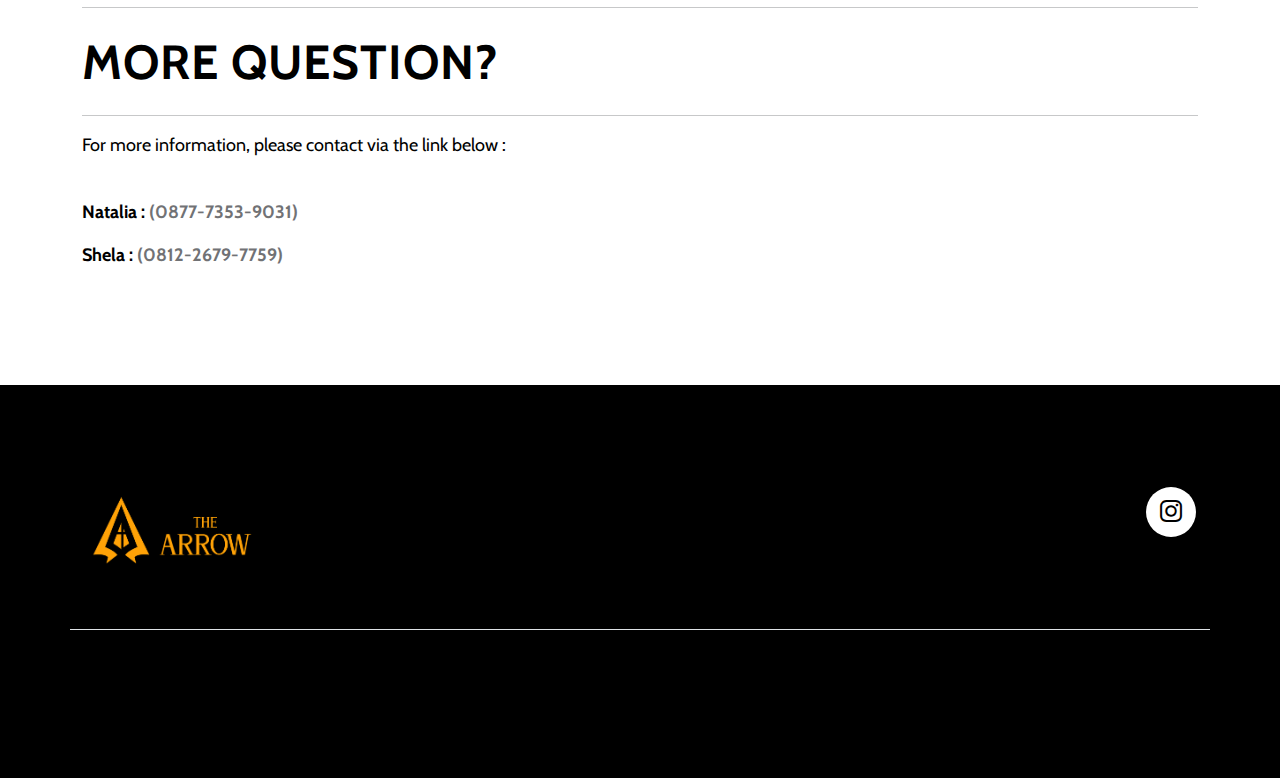
<file: dkrp_camp/faq_page_2.html>
<!DOCTYPE html>
<html lang="en">
<head>
<meta charset="UTF-8">
<title>The Arrow Camp FAQ</title>
<meta content="width=device-width, initial-scale=1, maximum-scale=1, user-scalable=no" name="viewport">
<link rel="preconnect" href="https://fonts.googleapis.com">
        <link rel="preconnect" href="https://fonts.gstatic.com" crossorigin>
        <link href="https://cdn.jsdelivr.net/npm/bootstrap@5.0.2/dist/css/bootstrap.min.css" rel="stylesheet" integrity="sha384-EVSTQN3/azprG1Anm3QDgpJLIm9Nao0Yz1ztcQTwFspd3yD65VohhpuuCOmLASjC" crossorigin="anonymous">
        <link href="css/bootstrap.min.css" rel="stylesheet">
        <link href="css/bootstrap-icons.css" rel="stylesheet">
        <!-- atur tulisan font global -->
        <link href="https://fonts.googleapis.com/css2?family=Cabin&display=swap" rel="stylesheet">
		<!-- -->
        <link rel="stylesheet" href="https://cdnjs.cloudflare.com/ajax/libs/font-awesome/4.7.0/css/font-awesome.min.css">
        <link href="css/templatemo-leadership-event.css" rel="stylesheet">
       
        <link rel="stylesheet" href="https://stackpath.bootstrapcdn.com/font-awesome/4.7.0/css/font-awesome.min.css">
        <link rel="stylesheet" type="text/css" href="css/style.css">
<link href="https://cdn.jsdelivr.net/npm/bootstrap@5.0.2/dist/css/bootstrap.min.css" rel="stylesheet" integrity="sha384-EVSTQN3/azprG1Anm3QDgpJLIm9Nao0Yz1ztcQTwFspd3yD65VohhpuuCOmLASjC" crossorigin="anonymous">
<link rel="stylesheet" href="https://stackpath.bootstrapcdn.com/font-awesome/4.7.0/css/font-awesome.min.css">
<link rel="stylesheet" type="text/css" href="css/style.css">
</head>
<body>

  <nav class="navbar navbar-expand-lg">
    <div class="container">

<!-- ganti logo di pojok kanan atas -->
        <a href="index.html" class="navbar-brand mx-auto mx-lg-0">
            <!--<i class="bi-bullseye brand-logo"></i>
            <span class="brand-text">T H E <br> A R R O W</span>-->
  <img src="images/the_arrow_orange.png" class="image-logo" alt="" width="150" height="auto">
        </a>

                
    </div>
</nav>
<section class="main-content">
  <div class="container">
    <h1 class="text-center text-uppercase mb-5">Frequently Asked Questions</h1>
    <br>
    <br>
    <div class="row flex-center">
      <div class="col-sm-20 offset-sm-20">
        <div class="accordion" id="accordionExample">
          <div class="accordion-item">
            <hr>
              <h2 class="question-category">R E G I S T R A T I O N</h2>
            <hr>
            <h2 class="accordion-header" id="headingOne">
              <button class="accordion-button collapsed collapsed" type="button" data-bs-toggle="collapse" data-bs-target="#collapseOne" aria-expanded="true" aria-controls="collapseOne">
              <div class="circle-icon"> <i class="fa fa-question"></i> </div>
              <span>How can I Register?</span> </button>
            </h2>
            <div id="collapseOne" class="accordion-collapse collapse" aria-labelledby="headingOne" data-bs-parent="#accordionExample">
              <div class="accordion-body"> 
                Hello,
                <p>the registration form can be accessed via the link bellow :</p>
                                <p><a href="https://bit.ly/SignUpTheArrow"> https://bit.ly/SignUpTheArrow </a></p>
                                <p>Thank You✨</p>
              </div>
            </div>
          </div>
          <div class="accordion-item">
            <h2 class="accordion-header" id="headingTwo">
              <button class="accordion-button collapsed collapsed" type="button" data-bs-toggle="collapse" data-bs-target="#collapseTwo" aria-expanded="false" aria-controls="collapseTwo">
				<div class="circle-icon"> <i class="fa fa-question"></i> </div>
              <span>How much is the registration fee ? </span> </button>
				</button>
            </h2>
            <div id="collapseTwo" class="accordion-collapse collapse" aria-labelledby="headingTwo" data-bs-parent="#accordionExample">
              <div class="accordion-body">
                Hello, 
                <p>we differenciate out event pricing by the category below :</p><br><br>
                                    <p>1. Early bird: 5 February -15 March 2023 <strong>( free 5 participants for each church )</strong></p>
                                    <p>2. Pre-sale: 16 March - 15 April 2023 (Rp. 1.199.000)</p>
                                    <p>3. Reguler : 16 April - 30 May 2023 (Rp. 1.499.000)</p>
              </div>
            </div>
          </div>
          <div class="accordion-item">
            <h2 class="accordion-header" id="headingThree">
              <button class="accordion-button collapsed collapsed" type="button" data-bs-toggle="collapse" data-bs-target="#collapseThree" aria-expanded="false" aria-controls="collapseThree"> 
			      	<div class="circle-icon"> <i class="fa fa-question"></i> </div>
              <span>How can I pay for the registration fee ?  </span> </button>
				      </button>
            </h2>
            <div id="collapseThree" class="accordion-collapse collapse" aria-labelledby="headingThree" data-bs-parent="#accordionExample">
              <div class="accordion-body"> 
                Hello, 
                <p>the registration fee payment can be transfered via the bank account below :</p> <br><br>
                                    BCA 783.057.9189 <strong>an. Shela Viviani</strong><br>
                                    Thank You✨
              </div>
            </div>
          </div>
          <div class="accordion-item">
            <h2 class="accordion-header" id="headingFour">
              <button class="accordion-button collapsed" type="button" data-bs-toggle="collapse" data-bs-target="#collapseFour" aria-expanded="true" aria-controls="collapseFour">
              <div class="circle-icon"> <i class="fa fa-question"></i> </div>
              <span>Can the registration fee payed by cash ? </span> </button>
            </h2>
            <div id="collapseFour" class="accordion-collapse collapse" aria-labelledby="headingFour" data-bs-parent="#accordionExample">
              <div class="accordion-body"> 
                Hello,
                <p>we recommend all participants to pay via bank transfer.</p>
              </div>
            </div>
          </div>
          <div class="accordion-item">
            <h2 class="accordion-header" id="headingFive">
              <button class="accordion-button collapsed" type="button" data-bs-toggle="collapse" data-bs-target="#collapseFive" aria-expanded="true" aria-controls="collapseFive">
              <div class="circle-icon"> <i class="fa fa-question"></i> </div>
              <span>Will the payment billed colectively or individualy ? </span> </button>
            </h2>
            <div id="collapseFive" class="accordion-collapse collapse" aria-labelledby="headingFive" data-bs-parent="#accordionExample">
              <div class="accordion-body">
                Hello,
                <p>payment can be billed colectively or individually.</p>
              </div>
            </div>
          </div>
          <div class="accordion-item">
            <h2 class="accordion-header" id="headingSix">
              <button class="accordion-button collapsed" type="button" data-bs-toggle="collapse" data-bs-target="#collapseSix" aria-expanded="true" aria-controls="collapseSix">
              <div class="circle-icon"> <i class="fa fa-question"></i> </div>
              <span>To which account I should transfer the registration fee ?  </span> </button>
            </h2>
            <div id="collapseSix" class="accordion-collapse collapse" aria-labelledby="headingSix" data-bs-parent="#accordionExample">
              <div class="accordion-body"> 
                Hello, 
                <p>the registration fee payment can be transfered via the bank account below :</p> <br><br>
                                        BCA 783.057.9189 <strong>an. Shela Viviani</strong><br>
                                        Thank You✨
              </div>
            </div>
          </div>
          <div class="accordion-item">
            <h2 class="accordion-header" id="headingSeven">
              <button class="accordion-button collapsed" type="button" data-bs-toggle="collapse" data-bs-target="#collapseSeven" aria-expanded="true" aria-controls="collapseSeven">
              <div class="circle-icon"> <i class="fa fa-question"></i> </div>
              <span>Will I get certificate after joining this event ? </span> </button>
            </h2>
            <div id="collapseSeven" class="accordion-collapse collapse" aria-labelledby="headingSeven" data-bs-parent="#accordionExample">
              <div class="accordion-body"> 
                Hello,<br>
                each participant will get a certificate of this event that will be sent to their respective email. 
                <br>Thank You✨
              </div>
            </div>
          </div>
           <div class="accordion-item">
            <h2 class="accordion-header" id="headingEight">
              <button class="accordion-button collapsed" type="button" data-bs-toggle="collapse" data-bs-target="#collapseEight" aria-expanded="true" aria-controls="collapseEight">
              <div class="circle-icon"> <i class="fa fa-question"></i> </div>
              <span>Will I be allowed to change my registered shirt size ? </span> </button>
            </h2>
            <div id="collapseEight" class="accordion-collapse collapse" aria-labelledby="headingEight" data-bs-parent="#accordionExample">
              <div class="accordion-body">
                Hello,<br>
                you are allowed change your shirt size until the end of the registration date. 
                <br>Thank You✨
              </div>
            </div>
          </div>
          <div class="accordion-item">
            <h2 class="accordion-header" id="headingNine">
              <button class="accordion-button collapsed" type="button" data-bs-toggle="collapse" data-bs-target="#collapseNine" aria-expanded="true" aria-controls="collapseNine">
              <div class="circle-icon"> <i class="fa fa-question"></i> </div>
              <span>How can I get the updated informations regarding to the upcoming event ? </span> </button>
            </h2>
            <div id="collapseNine" class="accordion-collapse collapse" aria-labelledby="headingNine" data-bs-parent="#accordionExample">
              <div class="accordion-body">
              Hello,<br><br>
              <p>You may join this group to recieve the information : <a href = "https://bit.ly/TheArrowGroup">https://bit.ly/TheArrowGroup</a></p>
              <p>Don't forget to follow our official instagram account  : <a href ="https://bit.ly/TheArrowInstagram">https://bit.ly/TheArrowInstagram</a></p>
              <br>Thank You✨
              </div>
            </div>
          </div>
          <!-- <div class="accordion-item">
            <hr>
              <h2 class="question-category">E V E N T</h2>
            <hr>
            <h2 class="accordion-header" id="headingTen">
              <button class="accordion-button collapsed" type="button" data-bs-toggle="collapse" data-bs-target="#collapseTen" aria-expanded="true" aria-controls="collapseTen">
              <div class="circle-icon"> <i class="fa fa-question"></i> </div>
              <span>When with this camp will held ? Where will this event takes place ? </span> </button>
            </h2>
            <div id="collapseTen" class="accordion-collapse collapse" aria-labelledby="headingTen" data-bs-parent="#accordionExample">
              <div class="accordion-body">
                Hello,<br>
                This event will be held in Oak Tree Emerald Semarang, on the 29th June - 1st July 2023
                <br>Thank You✨
              </div>
            </div>
          </div>
          <div class="accordion-item">
            <h2 class="accordion-header" id="headingEleven">
              <button class="accordion-button collapsed" type="button" data-bs-toggle="collapse" data-bs-target="#collapseEleven" aria-expanded="true" aria-controls="collapseEleven">
              <div class="circle-icon"> <i class="fa fa-question"></i> </div>
              <span>What are we going to do in this event ? </span> </button>
            </h2>
            <div id="collapseEleven" class="accordion-collapse collapse" aria-labelledby="headingEleven" data-bs-parent="#accordionExample">
              <div class="accordion-body">
                Hello,<br>
                you can see our run down via the link below : <a href="http://thearrow-dkrp.com/#section_4">http://thearrow-dkrp.com/#section_4</a>
                <br>Thank You✨
              </div>
            </div>
          </div>
          <div class="accordion-item">
            <h2 class="accordion-header" id="headingThirteen">
              <button class="accordion-button collapsed" type="button" data-bs-toggle="collapse" data-bs-target="#collapseThirteen" aria-expanded="true" aria-controls="collapseThirteen">
              <div class="circle-icon"> <i class="fa fa-question"></i> </div>
              <span>Where can I access the summary of all the topics explained by the speakers ? </span> </button>
            </h2>
            <div id="collapseThirteen" class="accordion-collapse collapse" aria-labelledby="headingThirteen" data-bs-parent="#accordionExample">
              <div class="accordion-body">
                Hello,<br>
                Summary of the topics can be accessed via the link : <a href="http://thearrow-dkrp.com/#gallery">http://thearrow-dkrp.com/#gallery</a>
                <br>Thank You✨
              </div>
            </div>
          </div>-->
          <div class="accordion-item">
            <hr>
              <h2 class="question-category">T R A N S P O R T A T I O N</h2>
            <hr>
            <h2 class="accordion-header" id="headingFourteen">
              <button class="accordion-button collapsed" type="button" data-bs-toggle="collapse" data-bs-target="#collapseFourteen" aria-expanded="true" aria-controls="collapseFourteen">
              <div class="circle-icon"> <i class="fa fa-question"></i> </div>
              <span>Will there be a pick up service from station / airport ? </span> </button>
            </h2>
            <div id="collapseFourteen" class="accordion-collapse collapse" aria-labelledby="headingFourteen" data-bs-parent="#accordionExample">
              <div class="accordion-body">
                Hello,<br>
                Yes... we are providing a pick up service. You may tell us your respective pick-up points and the arrival time. 
                <br>Thank You✨
              </div>
            </div>
          </div> 
          <div class="accordion-item">
            <hr>
              <h2 class="question-category">O T H E R S</h2>
            <hr>  
            <h2 class="accordion-header" id="headingFifteen">
              <button class="accordion-button collapsed" type="button" data-bs-toggle="collapse" data-bs-target="#collapseFifteen" aria-expanded="true" aria-controls="collapseFifteen">
              <div class="circle-icon"> <i class="fa fa-question"></i> </div>
              <span>How can we give our offerings ? </span> </button>
            </h2>
            <div id="collapseFifteen" class="accordion-collapse collapse" aria-labelledby="headingFifteen" data-bs-parent="#accordionExample">
              <div class="accordion-body">
                Hello,<br> 
                Offering transactions can be done to the account : <br><br>
                BCA 783.057.9189
                <strong>an. Shela Viviani <br>
                <i>*Kindly put remarks :  "Persembahan Kasih" </i></strong>
                <br><br>Thank You✨ 
              </div>
            </div>
          </div>
          <div class="accordion-item">
            <h2 class="accordion-header" id="headingSixteen">
              <button class="accordion-button collapsed" type="button" data-bs-toggle="collapse" data-bs-target="#collapseSixteen" aria-expanded="true" aria-controls="collapseSixteen">
              <div class="circle-icon"> <i class="fa fa-question"></i> </div>
              <span>What items should I bring ? </span> </button>
            </h2>
            <div id="collapseSixteen" class="accordion-collapse collapse" aria-labelledby="headingSixteen" data-bs-parent="#accordionExample">
              <div class="accordion-body">
                Hello,<br>
                all participants are required to bring the following items : 
                <br><br>
                <strong>
                  1. Clothes<br>
                  2. Medication<br>
                  3. Tumbler<br>
                  4. And other essentials for yourself
                </strong>
                <br><br> Thank You✨ 
              </div>
            </div>
          </div>
          <div class="accordion-item">
            <h2 class="accordion-header" id="headingSeventeen">
              <button class="accordion-button collapsed" type="button" data-bs-toggle="collapse" data-bs-target="#collapseSeventeen" aria-expanded="true" aria-controls="collapseSeventeen">
              <div class="circle-icon"> <i class="fa fa-question"></i> </div>
              <span>At what time should I arrived at the venue ? </span> </button>
            </h2>
            <div id="collapseSeventeen" class="accordion-collapse collapse" aria-labelledby="headingSeventeen" data-bs-parent="#accordionExample">
              <div class="accordion-body">
                Hello,<br>
                all participants are required to arrive at the venue <strong>before 12.00</strong>
                <br>Thank You✨
              </div>
            </div>
          </div>
          <div class="accordion-item">
            <hr>
              <h2 class="question-category">MORE QUESTION?</h2>
              <hr>
              <p style="color:black">For more information, please contact via the link below : </p><br>
              <p style="color:black"><b>Natalia : <a href="https://api.whatsapp.com/send/?phone=6287773539031&text&type=phone_number&app_absent=0" target="blank">(0877-7353-9031)</a></b></p>
              <p style="color:black"><b>Shela : <a href="https://api.whatsapp.com/send/?phone=6281226797759&text&type=phone_number&app_absent=0" target="blank">(0812-2679-7759)</a></b></p>
            
            <!-- <h2 class="accordion-header" id="headingFourteen">
              <button class="accordion-button collapsed" type="button" data-bs-toggle="collapse" data-bs-target="#collapseFourteen" aria-expanded="true" aria-controls="collapseFourteen">
              <div class="circle-icon"> <i class="fa fa-question"></i> </div>
              <span>Will there be a pick up service from station / airport ? </span> </button>
            </h2>
            <div id="collapseFourteen" class="accordion-collapse collapse" aria-labelledby="headingFourteen" data-bs-parent="#accordionExample">
              <div class="accordion-body">
                Hello,<br>
                Yes... we are providing a pick up service. You may tell us your respective pick-up points and the arrival time. 
                <br>Thank You✨
              </div>
            </div> -->
          </div> 
        </div>
      </div>
    </div>
  </div>
</section>
<footer class="site-footer">
  <div class="container">
      <div class="row align-items-center">

          <div class="col-lg-12 col-12 border-bottom pb-5 mb-5">
              <div class="d-flex">
                  <img src="images/the_arrow_orange.png" class="image-logo" alt="" width="180px" height="auto">
                  <a href="index.html" class="navbar-brand mx-auto mx-lg-0"></a>

                  <ul class="social-icon ms-auto">
                      <!-- <li><a href="#" class="social-icon-link bi-facebook"></a></li> -->

                      <li><a href="https://www.instagram.com/thearrow.dkrp/" class="social-icon-link bi-instagram"></a></li>
<!-- 
                      <li><a href="#" class="social-icon-link bi-whatsapp"></a></li>

                      <li><a href="#" class="social-icon-link bi-youtube"></a></li> -->
                  </ul>
              </div>
          </div>
      </div>
  </div>
</footer>
<script src="https://cdn.jsdelivr.net/npm/bootstrap@5.0.2/dist/js/bootstrap.bundle.min.js" integrity="sha384-MrcW6ZMFYlzcLA8Nl+NtUVF0sA7MsXsP1UyJoMp4YLEuNSfAP+JcXn/tWtIaxVXM" crossorigin="anonymous"></script>
</body>
</html>
</file>
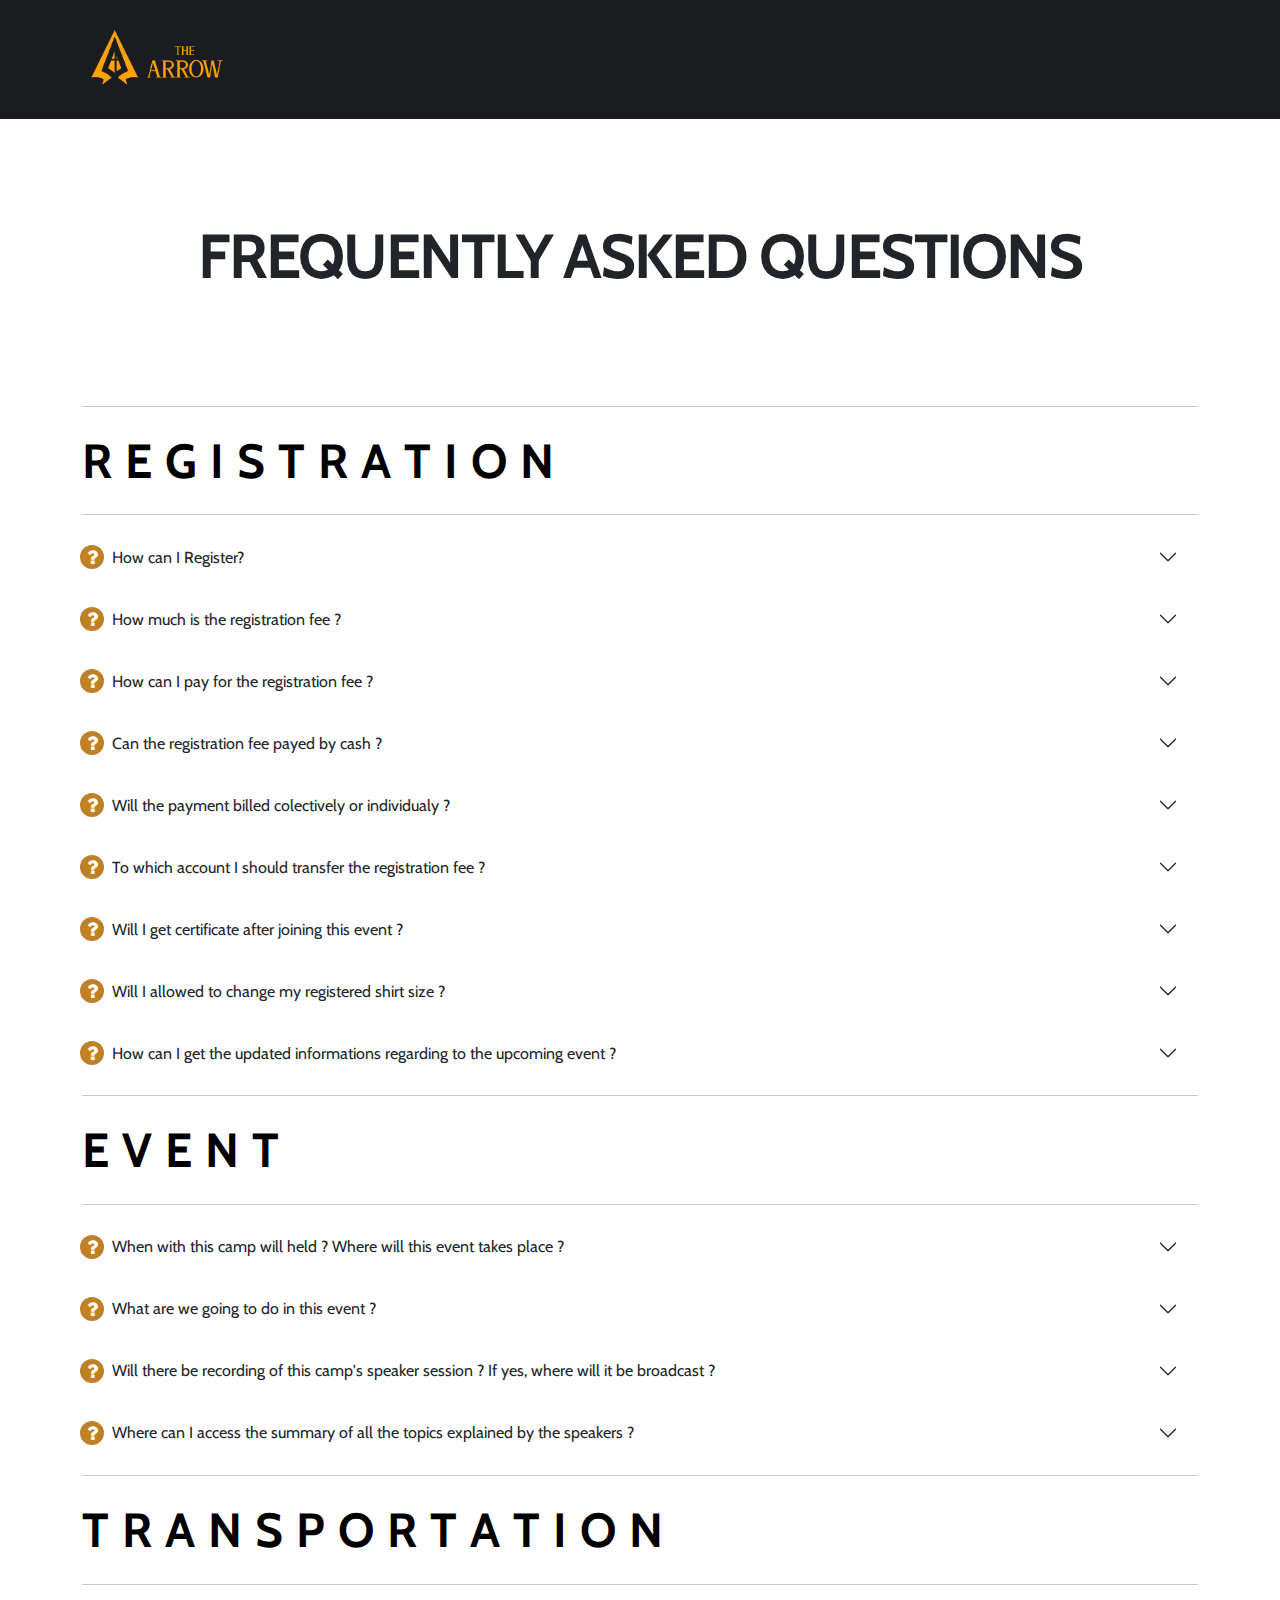
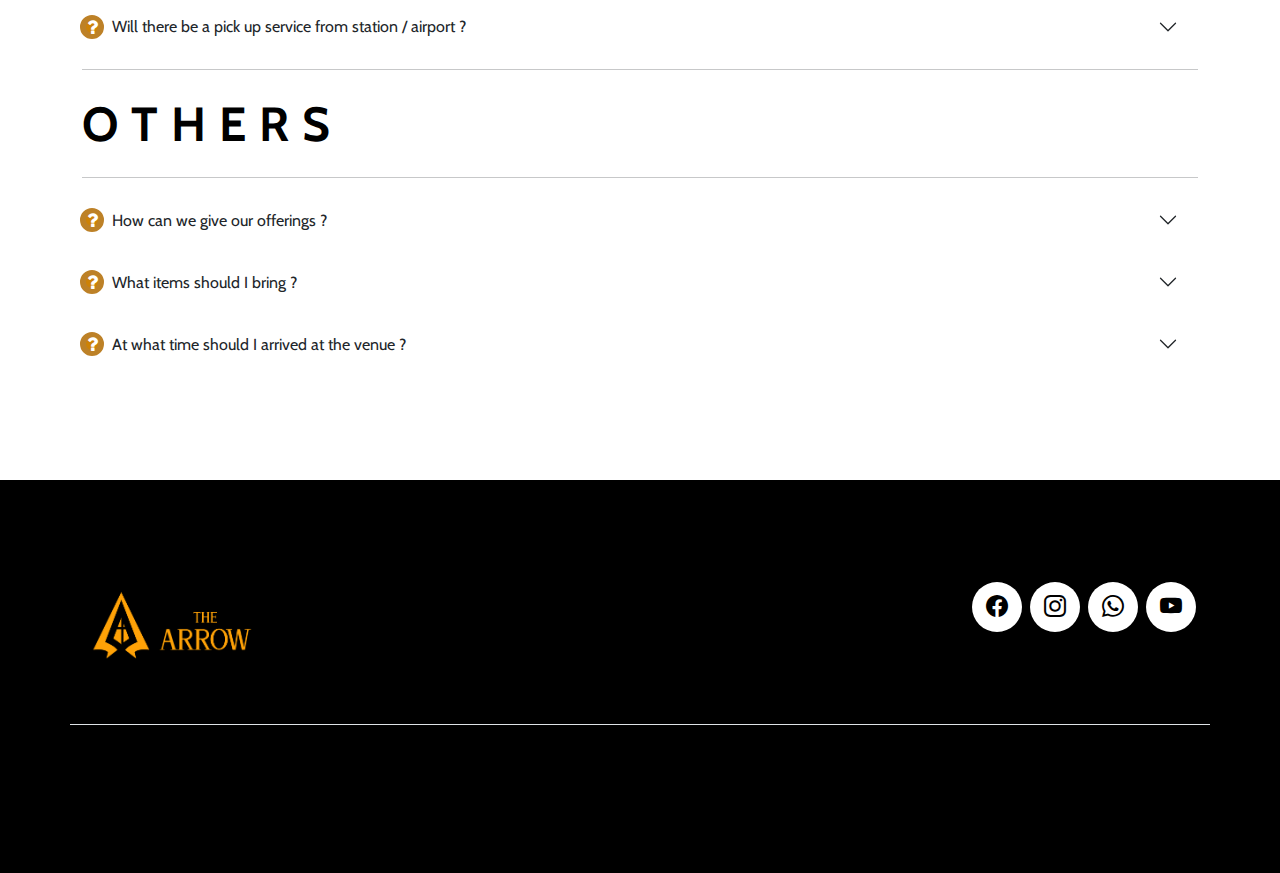
<file: dkrp_camp/index copy.html>
<!DOCTYPE html>
<html lang="en">
<head>
<meta charset="UTF-8">
<title>FAQ UI Design</title>
<meta content="width=device-width, initial-scale=1, maximum-scale=1, user-scalable=no" name="viewport">
<link rel="preconnect" href="https://fonts.googleapis.com">
        <link rel="preconnect" href="https://fonts.gstatic.com" crossorigin>
        <link href="https://cdn.jsdelivr.net/npm/bootstrap@5.0.2/dist/css/bootstrap.min.css" rel="stylesheet" integrity="sha384-EVSTQN3/azprG1Anm3QDgpJLIm9Nao0Yz1ztcQTwFspd3yD65VohhpuuCOmLASjC" crossorigin="anonymous">
        <link href="css/bootstrap.min.css" rel="stylesheet">
        <link href="css/bootstrap-icons.css" rel="stylesheet">
        <!-- atur tulisan font global -->
        <link href="https://fonts.googleapis.com/css2?family=Cabin&display=swap" rel="stylesheet">
		<!-- -->
        <link rel="stylesheet" href="https://cdnjs.cloudflare.com/ajax/libs/font-awesome/4.7.0/css/font-awesome.min.css">
        <link href="css/templatemo-leadership-event.css" rel="stylesheet">
       
        <link rel="stylesheet" href="https://stackpath.bootstrapcdn.com/font-awesome/4.7.0/css/font-awesome.min.css">
        <link rel="stylesheet" type="text/css" href="css/style.css">
<link href="https://cdn.jsdelivr.net/npm/bootstrap@5.0.2/dist/css/bootstrap.min.css" rel="stylesheet" integrity="sha384-EVSTQN3/azprG1Anm3QDgpJLIm9Nao0Yz1ztcQTwFspd3yD65VohhpuuCOmLASjC" crossorigin="anonymous">
<link rel="stylesheet" href="https://stackpath.bootstrapcdn.com/font-awesome/4.7.0/css/font-awesome.min.css">
<link rel="stylesheet" type="text/css" href="css/style.css">
</head>
<body>

  <nav class="navbar navbar-expand-lg">
    <div class="container">

<!-- ganti logo di pojok kanan atas -->
        <a href="index.html" class="navbar-brand mx-auto mx-lg-0">
            <!--<i class="bi-bullseye brand-logo"></i>
            <span class="brand-text">T H E <br> A R R O W</span>-->
  <img src="images/the_arrow_orange.png" class="image-logo" alt="" width="150" height="auto">
        </a>

                
    </div>
</nav>
<section class="main-content">
  <div class="container">
    <h1 class="text-center text-uppercase mb-5">Frequently Asked Questions</h1>
    <br>
    <br>
    <div class="row flex-center">
      <div class="col-sm-20 offset-sm-20">
        <div class="accordion" id="accordionExample">
          <div class="accordion-item">
            <hr>
              <h2 class="question-category">R E G I S T R A T I O N</h2>
            <hr>
            <h2 class="accordion-header" id="headingOne">
              <button class="accordion-button collapsed collapsed" type="button" data-bs-toggle="collapse" data-bs-target="#collapseOne" aria-expanded="true" aria-controls="collapseOne">
              <div class="circle-icon"> <i class="fa fa-question"></i> </div>
              <span>How can I Register?</span> </button>
            </h2>
            <div id="collapseOne" class="accordion-collapse collapse" aria-labelledby="headingOne" data-bs-parent="#accordionExample">
              <div class="accordion-body"> 
                Hey guys, the registration form can be accessed via the link bellow : 
                                <p><a href="https://bit.ly/SignUpTheArrow"> https://bit.ly/SignUpTheArrow </a></p>
                                <p>Thank You✨</p>
              </div>
            </div>
          </div>
          <div class="accordion-item">
            <h2 class="accordion-header" id="headingTwo">
              <button class="accordion-button collapsed collapsed" type="button" data-bs-toggle="collapse" data-bs-target="#collapseTwo" aria-expanded="false" aria-controls="collapseTwo">
				<div class="circle-icon"> <i class="fa fa-question"></i> </div>
              <span>How much is the registration fee ? </span> </button>
				</button>
            </h2>
            <div id="collapseTwo" class="accordion-collapse collapse" aria-labelledby="headingTwo" data-bs-parent="#accordionExample">
              <div class="accordion-body">
                Hello, we differenciate out event pricing by the category below :<br><br>
                                    <p>1. Early bird: 5 February -5 March 2023 <strong>( free 5 participants for each church )</strong></p>
                                    <p>2. Pre-sale: 6 March - 5 April 2023 (Rp. 1.199.000)</p>
                                    <p>3. Reguler : 6 April - 31 May 2023 (Rp. 1.499.000)</p>
              </div>
            </div>
          </div>
          <div class="accordion-item">
            <h2 class="accordion-header" id="headingThree">
              <button class="accordion-button collapsed collapsed" type="button" data-bs-toggle="collapse" data-bs-target="#collapseThree" aria-expanded="false" aria-controls="collapseThree"> 
			      	<div class="circle-icon"> <i class="fa fa-question"></i> </div>
              <span>How can I pay for the registration fee ?  </span> </button>
				      </button>
            </h2>
            <div id="collapseThree" class="accordion-collapse collapse" aria-labelledby="headingThree" data-bs-parent="#accordionExample">
              <div class="accordion-body"> 
                Hello, the registration fee payment can be transfered via the bank account below : <br><br>
                                    BCA 783.057.9189 <strong>an. Shela Viviani</strong><br>
                                    Thank You✨
              </div>
            </div>
          </div>
          <div class="accordion-item">
            <h2 class="accordion-header" id="headingFour">
              <button class="accordion-button collapsed" type="button" data-bs-toggle="collapse" data-bs-target="#collapseFour" aria-expanded="true" aria-controls="collapseFour">
              <div class="circle-icon"> <i class="fa fa-question"></i> </div>
              <span>Can the registration fee payed by cash ? </span> </button>
            </h2>
            <div id="collapseFour" class="accordion-collapse collapse" aria-labelledby="headingFour" data-bs-parent="#accordionExample">
              <div class="accordion-body"> 
                Hello,
                <p>we recommend all participant to pay via bank transfer.</p>
              </div>
            </div>
          </div>
          <div class="accordion-item">
            <h2 class="accordion-header" id="headingFive">
              <button class="accordion-button collapsed" type="button" data-bs-toggle="collapse" data-bs-target="#collapseFive" aria-expanded="true" aria-controls="collapseFive">
              <div class="circle-icon"> <i class="fa fa-question"></i> </div>
              <span>Will the payment billed colectively or individualy ? </span> </button>
            </h2>
            <div id="collapseFive" class="accordion-collapse collapse" aria-labelledby="headingFive" data-bs-parent="#accordionExample">
              <div class="accordion-body">
                Hello,
                <p>payment can be billed colectively or individually.</p>
              </div>
            </div>
          </div>
          <div class="accordion-item">
            <h2 class="accordion-header" id="headingSix">
              <button class="accordion-button collapsed" type="button" data-bs-toggle="collapse" data-bs-target="#collapseSix" aria-expanded="true" aria-controls="collapseSix">
              <div class="circle-icon"> <i class="fa fa-question"></i> </div>
              <span>To which account I should transfer the registration fee ?  </span> </button>
            </h2>
            <div id="collapseSix" class="accordion-collapse collapse" aria-labelledby="headingSix" data-bs-parent="#accordionExample">
              <div class="accordion-body"> 
                Hello, the registration fee payment can be transfered via the bank account below : <br><br>
                                        BCA 783.057.9189 <strong>an. Shela Viviani</strong><br>
                                        Thank You✨
              </div>
            </div>
          </div>
          <div class="accordion-item">
            <h2 class="accordion-header" id="headingSeven">
              <button class="accordion-button collapsed" type="button" data-bs-toggle="collapse" data-bs-target="#collapseSeven" aria-expanded="true" aria-controls="collapseSeven">
              <div class="circle-icon"> <i class="fa fa-question"></i> </div>
              <span>Will I get certificate after joining this event ? </span> </button>
            </h2>
            <div id="collapseSeven" class="accordion-collapse collapse" aria-labelledby="headingSeven" data-bs-parent="#accordionExample">
              <div class="accordion-body"> 
                Hello,<br>
                each participant will get a certificate of this event that will be sent to the respective email. 
                <br>Thank You✨
              </div>
            </div>
          </div>
           <div class="accordion-item">
            <h2 class="accordion-header" id="headingEight">
              <button class="accordion-button collapsed" type="button" data-bs-toggle="collapse" data-bs-target="#collapseEight" aria-expanded="true" aria-controls="collapseEight">
              <div class="circle-icon"> <i class="fa fa-question"></i> </div>
              <span>Will I allowed to change my registered shirt size ? </span> </button>
            </h2>
            <div id="collapseEight" class="accordion-collapse collapse" aria-labelledby="headingEight" data-bs-parent="#accordionExample">
              <div class="accordion-body">
                Hello,<br>
                you are allowed change your shirt size until the end of the registration date. 
                <br>Thank You✨
              </div>
            </div>
          </div>
          <div class="accordion-item">
            <h2 class="accordion-header" id="headingNine">
              <button class="accordion-button collapsed" type="button" data-bs-toggle="collapse" data-bs-target="#collapseNine" aria-expanded="true" aria-controls="collapseNine">
              <div class="circle-icon"> <i class="fa fa-question"></i> </div>
              <span>How can I get the updated informations regarding to the upcoming event ? </span> </button>
            </h2>
            <div id="collapseNine" class="accordion-collapse collapse" aria-labelledby="headingNine" data-bs-parent="#accordionExample">
              <div class="accordion-body">
              Hello,<br><br>
              <p>You may join this group to recieve the information : <a href = "https://bit.ly/TheArrowGroup">https://bit.ly/TheArrowGroup</a></p>
              <p>Don't forget to follow our official instagram account  : <a href ="https://bit.ly/TheArrowInstagram">https://bit.ly/TheArrowInstagram</a></p>
              <br>Thank You✨
              </div>
            </div>
          </div>
          <div class="accordion-item">
            <hr>
              <h2 class="question-category">E V E N T</h2>
            <hr>
            <h2 class="accordion-header" id="headingTen">
              <button class="accordion-button collapsed" type="button" data-bs-toggle="collapse" data-bs-target="#collapseTen" aria-expanded="true" aria-controls="collapseTen">
              <div class="circle-icon"> <i class="fa fa-question"></i> </div>
              <span>When with this camp will held ? Where will this event takes place ? </span> </button>
            </h2>
            <div id="collapseTen" class="accordion-collapse collapse" aria-labelledby="headingTen" data-bs-parent="#accordionExample">
              <div class="accordion-body">
                Hello,<br>
                This event will be held at Oak Tree Emerald Semarang, on the 29th June - 1st July 2023
                <br>Thank You✨
              </div>
            </div>
          </div>
          <div class="accordion-item">
            <h2 class="accordion-header" id="headingEleven">
              <button class="accordion-button collapsed" type="button" data-bs-toggle="collapse" data-bs-target="#collapseEleven" aria-expanded="true" aria-controls="collapseEleven">
              <div class="circle-icon"> <i class="fa fa-question"></i> </div>
              <span>What are we going to do in this event ? </span> </button>
            </h2>
            <div id="collapseEleven" class="accordion-collapse collapse" aria-labelledby="headingEleven" data-bs-parent="#accordionExample">
              <div class="accordion-body">
                Hello,<br>
                you can see our run down via the link below : *aku minta link yang bisa ke schedule langsung after landing page, yang pake index register*
                <br>Thank You✨
              </div>
            </div>
          </div>
          <div class="accordion-item">
            <h2 class="accordion-header" id="headingTwelve">
              <button class="accordion-button collapsed" type="button" data-bs-toggle="collapse" data-bs-target="#collapseTwelve" aria-expanded="true" aria-controls="collapseTwelve">
              <div class="circle-icon"> <i class="fa fa-question"></i> </div>
              <span>Will there be recording of this camp's speaker session ? If yes, where will it be broadcast ? </span> </button>
            </h2>
            <div id="collapseTwelve" class="accordion-collapse collapse" aria-labelledby="headingTwelve" data-bs-parent="#accordionExample">
              <div class="accordion-body"> 
                Hello,<br>
                We provide the vide records of this event sessions that can be accessed via the link : 
                <br>Thank You✨
              </div>
            </div>
          </div>
          <div class="accordion-item">
            <h2 class="accordion-header" id="headingThirteen">
              <button class="accordion-button collapsed" type="button" data-bs-toggle="collapse" data-bs-target="#collapseThirteen" aria-expanded="true" aria-controls="collapseThirteen">
              <div class="circle-icon"> <i class="fa fa-question"></i> </div>
              <span>Where can I access the summary of all the topics explained by the speakers ? </span> </button>
            </h2>
            <div id="collapseThirteen" class="accordion-collapse collapse" aria-labelledby="headingThirteen" data-bs-parent="#accordionExample">
              <div class="accordion-body">
                Hello,<br>
                Summary of the topics can be accessed via the link : 
                <br>Thank You✨
              </div>
            </div>
          </div>
          <div class="accordion-item">
            <hr>
              <h2 class="question-category">T R A N S P O R T A T I O N</h2>
            <hr>
            <h2 class="accordion-header" id="headingFourteen">
              <button class="accordion-button collapsed" type="button" data-bs-toggle="collapse" data-bs-target="#collapseFourteen" aria-expanded="true" aria-controls="collapseFourteen">
              <div class="circle-icon"> <i class="fa fa-question"></i> </div>
              <span>Will there be a pick up service from station / airport ? </span> </button>
            </h2>
            <div id="collapseFourteen" class="accordion-collapse collapse" aria-labelledby="headingFourteen" data-bs-parent="#accordionExample">
              <div class="accordion-body">
                Hello,<br>
                Yes... we are providing a pick up service. You may tell us you respective pick-up points and the arrival time. 
                <br>Thank You✨
              </div>
            </div>
          </div>
          <div class="accordion-item">
            <hr>
              <h2 class="question-category">O T H E R S</h2>
            <hr>  
            <h2 class="accordion-header" id="headingFifteen">
              <button class="accordion-button collapsed" type="button" data-bs-toggle="collapse" data-bs-target="#collapseFifteen" aria-expanded="true" aria-controls="collapseFifteen">
              <div class="circle-icon"> <i class="fa fa-question"></i> </div>
              <span>How can we give our offerings ? </span> </button>
            </h2>
            <div id="collapseFifteen" class="accordion-collapse collapse" aria-labelledby="headingFifteen" data-bs-parent="#accordionExample">
              <div class="accordion-body">
                Hello, 
                Offering transactions can be done to the account : <br><br>
                BCA 783.057.9189
                <strong>an. Shela Viviani <br>
                <i>*Kindly put remarks :  "Persembahan Kasih" </i></strong>
                <br><br>Thank You✨ 
              </div>
            </div>
          </div>
          <div class="accordion-item">
            <h2 class="accordion-header" id="headingSixteen">
              <button class="accordion-button collapsed" type="button" data-bs-toggle="collapse" data-bs-target="#collapseSixteen" aria-expanded="true" aria-controls="collapseSixteen">
              <div class="circle-icon"> <i class="fa fa-question"></i> </div>
              <span>What items should I bring ? </span> </button>
            </h2>
            <div id="collapseSixteen" class="accordion-collapse collapse" aria-labelledby="headingSixteen" data-bs-parent="#accordionExample">
              <div class="accordion-body">
                Hello,<br>
                all participants are required to bring the following items : 
                <br><br>
                <strong>
                  1. Pakaian secukupnya<br>
                  2. Obat-obatan pribadi<br>
                  3. Tumblr
                </strong>
                <br><br> Thank You✨ 
              </div>
            </div>
          </div>
          <div class="accordion-item">
            <h2 class="accordion-header" id="headingSeventeen">
              <button class="accordion-button collapsed" type="button" data-bs-toggle="collapse" data-bs-target="#collapseSeventeen" aria-expanded="true" aria-controls="collapseSeventeen">
              <div class="circle-icon"> <i class="fa fa-question"></i> </div>
              <span>At what time should I arrived at the venue ? </span> </button>
            </h2>
            <div id="collapseSeventeen" class="accordion-collapse collapse" aria-labelledby="headingSeventeen" data-bs-parent="#accordionExample">
              <div class="accordion-body">
                Hello,<br>
                all participants are required to arrive at the venue <strong>before 12.00</strong>
                <br>Thank You✨
              </div>
            </div>
          </div>
        </div>
      </div>
    </div>
  </div>
</section>
<footer class="site-footer">
  <div class="container">
      <div class="row align-items-center">

          <div class="col-lg-12 col-12 border-bottom pb-5 mb-5">
              <div class="d-flex">
                  <img src="images/the_arrow_orange.png" class="image-logo" alt="" width="180px" height="auto">
                  <a href="index.html" class="navbar-brand mx-auto mx-lg-0"></a>

                  <ul class="social-icon ms-auto">
                      <li><a href="#" class="social-icon-link bi-facebook"></a></li>

                      <li><a href="#" class="social-icon-link bi-instagram"></a></li>

                      <li><a href="#" class="social-icon-link bi-whatsapp"></a></li>

                      <li><a href="#" class="social-icon-link bi-youtube"></a></li>
                  </ul>
              </div>
          </div>
      </div>
  </div>
</footer>
<script src="https://cdn.jsdelivr.net/npm/bootstrap@5.0.2/dist/js/bootstrap.bundle.min.js" integrity="sha384-MrcW6ZMFYlzcLA8Nl+NtUVF0sA7MsXsP1UyJoMp4YLEuNSfAP+JcXn/tWtIaxVXM" crossorigin="anonymous"></script>
</body>
</html>
</file>
<file: dkrp_camp/css/templatemo-leadership-event.css>
/*

TemplateMo 575 Leadership Event

https://templatemo.com/tm-575-leadership-event

*/


/*---------------------------------------
  CUSTOM PROPERTIES ( VARIABLES )             
-----------------------------------------*/
:root {
  --white-color:                  #ffffff;
  --primary-color:                #cd8206;
  --secondary-color:              #0d6efd;
  --section-bg-color:             #f0f8ff;
  --registrationbutton-color:     #6f4b3a;
  --dark-color:                   #000000;
  --green-color:                  #1d3010;
  --navbar-bg-color:              #1b1c1f;
  --p-color:                      #717275;
  --highlight-icon-color:         #ff0100;
  --cream-color:                  #eedfbf;


  --body-font-family:             'Cabin';

  --h1-font-size:                 62px;
  --h2-font-size:                 48px;
  --h3-font-size:                 36px;
  --h4-font-size:                 32px;
  --h5-font-size:                 24px;
  --h6-font-size:                 22px;
  --p-font-size:                  18px;
  --menu-font-size:               16px;
  --copyright-text-font-size:     16px;

  --font-weight-normal:           400;
  --font-weight-medium:           500;
  --font-weight-bold:             700;
}

body {
    background: var(--white-color);
    font-family: var(--body-font-family); 
}

/*---------------------------------------
  TYPOGRAPHY               
-----------------------------------------*/

h2,
h3,
h4,
h5,
h6 {
  color: var(--dark-color);
}

h1,
h2,
h3,
h4,
h5,
h6 {
  font-weight: var(--font-weight-bold);
  letter-spacing: -1px;
}

h1 {
  font-size: var(--h1-font-size);
  letter-spacing: -2px;
  text-transform: uppercase;
}

h2 {
  font-size: var(--h2-font-size);
  letter-spacing: -2px;
}

h3 {
  font-size: var(--h3-font-size);
}

h4 {
  font-size: var(--h4-font-size);
}

h5 {
  font-size: var(--h5-font-size);
  line-height: normal;
}

h6 {
  font-size: var(--h6-font-size);
}

p {
  color: var(--p-color);
  font-size: var(--p-font-size);
  font-weight: var(--font-weight-normal);
}

ul li {
  color: var(--p-color);
  font-size: var(--p-font-size);
  font-weight: var(--font-weight-normal);
}

a, 
button {
  touch-action: manipulation;
  transition: all 0.3s;
}

a {
  color: var(--p-color);
  text-decoration: none;
}

a:hover {
  color: var(--primary-color);
}

::selection {
  background: var(--primary-color);
  color: var(--white-color);
}

::-moz-selection {
  background: var(--primary-color);
  color: var(--white-color);
}

.section-padding {
  padding-top: 120px;
  padding-bottom: 120px;
}

.custom-border-radius {
  border-radius: 20px;
}

b,
strong {
  font-weight: var(--font-weight-bold);
}

.small-title {
  text-transform: uppercase;
}

.avatar-image {
  border: 2px solid var(--white-color);
  border-radius: 100px;
  width: 50px;
  height: 50px;
  object-fit: cover;
}

.avatar-image-left {
  position: relative;
  left: -10px;
}

.avatar-image-left + .avatar-image-left {
  left: -20px;
}

.avatar-image-left + .avatar-image-left + .avatar-image-left {
  left: -30px;
}

.avatar-image-left + .avatar-image-left + .avatar-image-left + .avatar-image-left {
  left: -40px;
}

.avatar-info {
  display: inline-block;
  vertical-align: top;
}

/*---------------------------------------
    Pre Loader Style              
-----------------------------------------*/

.preloader {
  position: fixed;
  top: 0;
  left: 0;
  width: 100%;
  height: 100%;
  z-index: 99999;
  display: flex;
  flex-flow: row nowrap;
  justify-content: center;
  align-items: center;
  background: none repeat scroll 0 0 #fff;
}

.sk-spinner-pulse {
width: 60px;
height: 60px;
background-color: #e44c65;
border-radius: 100%;
margin: 40px auto;
-webkit-animation: sk-pulseScaleOut 1s infinite ease-in-out;
        animation: sk-pulseScaleOut 1s infinite ease-in-out; }

@-webkit-keyframes sk-pulseScaleOut {
0% {
  -webkit-transform: scale(0);
          transform: scale(0); }
100% {
  -webkit-transform: scale(1);
          transform: scale(1);
  opacity: 0; } }

@keyframes sk-pulseScaleOut {
0% {
  -webkit-transform: scale(0);
          transform: scale(0); }
100% {
  -webkit-transform: scale(1);
          transform: scale(1);
  opacity: 0; } }

/*---------------------------------------
    Galllery section              
-----------------------------------------*/

#gallery {
  background: #ffffff;
  padding-top: 120px;
  padding-bottom: 120px;
  position: relative;
  text-align: center;
}

#gallery .gallery-thumb {
  background-color: #ffffff;
  box-shadow: 0px 1px 2px 0px rgba(90, 91, 95, 0.15);
  cursor: pointer;
  display: block;
  margin-bottom: 25px;
  position: relative;
  top: 0px;
  transition: all 0.4s ease-in-out;
}

#gallery .gallery-thumb:hover {
  box-shadow: 0px 16px 22px 0px rgba(90, 91, 95, 0.3);
  top: -5px;
}

#gallery .gallery-thumb img {
  border-top-right-radius: 2px;
  border-bottom-left-radius: 2px;
  width: 100%;
}

/*---------------------------------------
    All Section style              
-----------------------------------------*/



.section-title {
  padding-bottom: 62px;
}

#about .section-title {
  padding-top: 82px;
}

#about .section-title h1 {
  margin-bottom: 0px;
  padding-bottom: 0px;
}

#gallery{
  padding-top: 120px;
  padding-bottom: 120px;
  position: relative;
}

#gallery{
  text-align: center;
}

.overlay {
  background: #304352;
  opacity: 0.9;
  position: absolute;
  width: 100%;
  height: 100vh;
  top: 0;
  left: 0;
  right: 0;
}

/*---------------------------------------
  CUSTOM ICON               
-----------------------------------------*/
.custom-icon {
  display: inline-block;
  height: 45px;
  width: 45px;
  line-height: 45px;
  border: 2px solid var(--white-color);
  text-align: center;
  border-radius: 50%;
  font-size: 20px;
  position: relative;
}

.custom-icon::before,
.custom-icon::after {
  box-sizing: inherit;
  content: "";
  position: absolute;
  width: 100%;
  height: 100%;
  left: 0;
  top: 0;
  border-radius: 50%;
}

.custom-icon::before {
  border: 2px solid transparent;
}

.custom-icon::after {
  border: 0 solid transparent;
}

.custom-icon:hover {
  border-color: transparent;
}

.custom-icon:hover::before {
  border-top-color: var(--primary-color);
  border-right-color: var(--primary-color);
  border-bottom-color: var(--primary-color);
  transition: border-top-color .15s linear,border-right-color .15s linear .1s,border-bottom-color .15s linear .2s;
}

.custom-icon:hover::after {
  border-top: 2px solid var(--primary-color);
  border-left-width: 2px;
  border-right-width: 2px;
  transform: rotate(270deg);
  transition: transform .4s linear 0s,border-left-width 0s linear .35s;
}


/*---------------------------------------
  CUSTOM BUTTON               
-----------------------------------------*/
.custom-btn,
.navbar-expand-lg .navbar-nav .nav-link.custom-btn,
.navbar-nav .nav-link.custom-btn {
  background: var(--navbar-bg-color);
  border-radius:100px;
  color: var(--white-color);
  font-size: var(--copyright-text-font-size);
  font-weight: var(--font-weight-bold);
  padding: 10px 20px;
}

.custom-btn-register{
  background: white;
  border-radius: 100px;
  color: var(--dark-color);
  font-size: 20px;
  font-weight: var(--font-weight-bold);
  padding: 10px 20px;
}

.navbar-expand-lg .navbar-nav .nav-link.custom-btn,
.navbar-nav .nav-link.custom-btn {
  background: var(--white-color);
  color:black;
}

.navbar-expand-lg .navbar-nav .nav-link.custom-btn,
.navbar-nav .nav-link.custom-btn {
  margin-left: 20px;
}

.custom-border-btn {
  background: transparent;
  border: 2px solid var(--primary-color);
  color: var(--primary-color);
}

.custom-btn:hover, .custom-btn-register:hover,
.navbar-expand-lg .navbar-nav .nav-link.custom-btn:hover,
.navbar-nav .nav-link.custom-btn:hover {
  background: var(--primary-color);
  box-shadow: 0 1rem 3rem rgba(0,0,0,.175);
  color: var(--white-color);
}


/*---------------------------------------
  NAVIGATION              
-----------------------------------------*/
.sticky-wrapper {
  background: var(--navbar-bg-color);
}

.navbar {
  background: var(--navbar-bg-color);
  z-index: 9;
  right: 0;
  left: 0;
  transition: all 0.3s;
  padding-top: 15px;
  padding-bottom: 15px;
}

.navbar-brand {
  font-size: 20px;
  line-height: 1.2rem;
  font-weight: var(--font-weight-bold);
  color: var(--primary-color);
  text-transform: uppercase;
}

.brand-logo {
  font-size: 38px;
}

.brand-text {
  display: inline-block;
  vertical-align: top;
}

.navbar-expand-lg .navbar-nav .nav-link {
  padding-right: 20px;
  padding-left: 20px;
}

.navbar-nav .nav-link {
  color: var(--white-color);
  font-size: var(--menu-font-size);
  font-weight: var(--font-weight-medium);
  padding-top: 15px;
  padding-bottom: 15px;
}

.navbar-nav .nav-link.active, 
.navbar-nav .nav-link:hover {
  color: var(--primary-color);
}

.navbar-toggler {
  border: 0;
  padding: 0;
  cursor: pointer;
  margin: 0;
  width: 30px;
  height: 35px;
  outline: none;
}

.navbar-toggler:focus {
  outline: none;
  box-shadow: none;
}

.navbar-toggler[aria-expanded="true"] .navbar-toggler-icon {
  background: transparent;
}

.navbar-toggler[aria-expanded="true"] .navbar-toggler-icon:before,
.navbar-toggler[aria-expanded="true"] .navbar-toggler-icon:after {
  transition: top 300ms 50ms ease, -webkit-transform 300ms 350ms ease;
  transition: top 300ms 50ms ease, transform 300ms 350ms ease;
  transition: top 300ms 50ms ease, transform 300ms 350ms ease, -webkit-transform 300ms 350ms ease;
  top: 0;
}

.navbar-toggler[aria-expanded="true"] .navbar-toggler-icon:before {
  transform: rotate(45deg);
}

.navbar-toggler[aria-expanded="true"] .navbar-toggler-icon:after {
  transform: rotate(-45deg);
}

.navbar-toggler .navbar-toggler-icon {
  background: var(--white-color);
  transition: background 10ms 300ms ease;
  display: block;
  width: 30px;
  height: 2px;
  position: relative;
}

.navbar-toggler .navbar-toggler-icon:before,
.navbar-toggler .navbar-toggler-icon:after {
  transition: top 300ms 350ms ease, -webkit-transform 300ms 50ms ease;
  transition: top 300ms 350ms ease, transform 300ms 50ms ease;
  transition: top 300ms 350ms ease, transform 300ms 50ms ease, -webkit-transform 300ms 50ms ease;
  position: absolute;
  right: 0;
  left: 0;
  background: var(--white-color);
  width: 30px;
  height: 2px;
  content: '';
}

.navbar-toggler .navbar-toggler-icon::before {
  top: -8px;
}

.navbar-toggler .navbar-toggler-icon::after {
  top: 8px;
}


/*---------------------------------------
  HIGHLIGHT              
-----------------------------------------*/
.highlight {
  background: var(--navbar-bg-color);
  padding-bottom: 16px;
}

.highlight-thumb {
  position: relative;
  overflow: hidden;
  margin-top: 24px;
  margin-bottom: 24px;
}

.highlight-thumb::after {
  content: "";
  background: rgba(0, 0, 0, 0.45);
  position: absolute;
  top: 0;
  left: 0;
  width: 100%;
  height: 100%;
  pointer-events: none;
}

.highlight-thumb:hover .highlight-title {
  opacity: 0;
  visibility: hidden;
}

.highlight-thumb:hover .highlight-icon {
  opacity: 1;
  visibility: visible;
}

.highlight-thumb:hover .highlight-image {
  transform: scale(1.2);
}

.highlight-info {
  position: absolute;
  z-index: 2;
  top: 50%;
  left: 50%;
  transform: translate(-50%, -50%);
  width: 100%;
  text-align: center;
}

.highlight-image {
  display: block;
  width: 100%;
  transition: transform 2s;
}

.highlight-title {
  color: var(--white-color);
  transition: opacity 1s;
  margin-bottom: 0;
}

.highlight-icon {
  color: var(--highlight-icon-color);
  font-size: var(--h1-font-size);
  opacity: 0;
  transition: transform 1s;
  visibility: hidden;
  position: absolute;
  z-index: 2;
  top: 50%;
  left: 50%;
  transform: translate(-50%, -50%);
}

.highlight-icon:hover {
  color: var(--white-color);
}


/*---------------------------------------
  HERO              
-----------------------------------------*/
.hero {
  position: relative;
  height: calc(90vh - 84px);
}

.hero::after {
  content: "";
  background: rgba(0, 0, 0, 0) linear-gradient(rgba(39, 48, 83, 0.1) 02%, rgb(195, 121, 11) 250%) repeat scroll 0% 0%;
  position: absolute;
  top: 0;
  right: 0;
  bottom: 0;
  left: 0;
  margin-bottom: -5px;
}

.hero-text {
  position: absolute;
  z-index: 2;
  top: 50%;
  left: 50%;
  transform: translate(-50%, -50%);
  text-align: center;
}

.hero .arrow-icon {
  position: relative;
  top: 50px;
}

.video-wrap {
  z-index: -100;
}

.custom-video {
  position: absolute;
  top: 0;
  left: 0;
  object-fit: cover;
  width: 100%;
  height: 100%;
}

.date-text,
.location-text {
  border: 1px solid var(--white-color);
  color: var(--white-color);
  display: inline-block;
  padding: 10px 20px;
}

.date-text {
  border-right: 0;
}


/*---------------------------------------
  SPEAKERS              
-----------------------------------------*/
.speakers {
  background: var(--section-bg-color);
}

.speakers-thumb {
  position: relative;
}

.speakers-thumb-small {
  margin-top: 24px;
}

.speakers-thumb:hover .speakers-info::before {
  background: var(--primary-color);
  width: 100%;
  padding: 15px;
}

.speakers-thumb:hover .speakers-title,
.speakers-thumb:hover .speakers-text {
  color: var(--white-color);
}

.speakers-info {
  background: var(--white-color);
  box-shadow: 0 1rem 3rem rgba(0,0,0,.175);
  position: absolute;
  bottom: 0;
  right: 0;
  left: 0;
  margin: 20px;
  padding: 10px 15px;
}

.speakers-info::before {
  content: "";
  position: absolute;
  top: 0;
  left: 0;
  bottom: 0;
  background: var(--primary-color);
  width: 5px;
  height: 100%;
  transition: all 1s;
}

.speakers-image {
  width: 100%;
}

.speakers-text-info {
  padding: 100px;
}

.speakers-title,
.speakers-text {
  position: relative;
}

.speakers-text {
  font-size: 12px;
  text-transform: uppercase;
}

.speakers-featured-text {
  background: var(--secondary-color);
  border-radius: 4px;
  color: var(--white-color);
  position: absolute;
  top: 0;
  right: 0;
  font-size: 12px;
  text-transform: uppercase;
  margin: 10px;
  padding: 4px 12px;
}

.speakers-thumb .social-icon {
  position: absolute;
  right: 0;
  bottom: 0;
  margin: 15px;
}

.speakers-thumb .social-icon {
  opacity: 0;
  transition: opacity all 1s;
}

.speakers-thumb:hover .social-icon {
  opacity: 1;
  transition-delay: 1s;
}

.sponsor-image {
  max-width: 130px;
  margin: 10px auto;
  height: auto;
}

.guest-star {
  color:var(--primary-color);
}


/*---------------------------------------
  SCHEDULE              
-----------------------------------------*/
.nav-tabs {
  border-bottom: 0;
}

.nav-tabs .nav-link,
.nav-tabs .nav-link span {
  display: block;
  text-align: left;
}

.nav-tabs .nav-link span {
  display: block;
}

.nav-tabs .nav-link small {
  display: block;
  font-size: 18px;
  font-weight: normal;
  color: var(--p-color);
}

.nav-tabs .nav-link {
  background: var(--white-color);
  border-radius: 0;
  border: 0;
  border-left: 3px solid var(--section-bg-color);
  padding: 20px 30px;
  transition: all 0.3s;
  width: 32%;
  margin:auto;
}

.nav-tabs .nav-link:first-child {
  border-left-color: transparent;
}

.nav-tabs .nav-item.show .nav-link, 
.nav-tabs .nav-link.active,
.nav-tabs .nav-link:focus, 
.nav-tabs .nav-link:hover {
  border-left-color: var(--primary-color);
  box-shadow: 0 1rem 3rem rgba(0,0,0,.175);
}

.nav-tabs .nav-link.active h3,
.nav-tabs .nav-link:focus h3, 
.nav-tabs .nav-link:hover h3 {
  color: var(--primary-color);
}

.schedule-image {
  border-radius: 50px;
}


/*---------------------------------------
  CALL TO ACTION              
-----------------------------------------*/
.call-to-action {
  background-image: url('../images/terren-hurst-blgOFmPIlr0-unsplash.jpg');
  background-repeat: no-repeat;
  background-position: top;
  background-size: cover;
  background-attachment: fixed;
  position: relative;
}

.call-to-action::after {
  content: "";
  background: rgba(0, 0, 0, 0.45);
  position: absolute;
  top: 0;
  left: 0;
  width: 100%;
  height: 100%;
  pointer-events: none;
}

.call-to-action .row {
  position: relative;
  z-index: 2;
}

.call-to-action .custom-btn {
  background: var(--white-color);
  color: var(--dark-color);
}

.call-to-action .custom-btn:hover {
  background: var(--primary-color);
  color: var(--white-color);
}


/*---------------------------------------
  PRICING              
-----------------------------------------*/
.pricing-thumb {
  border-radius: 20px;
  position: relative;
  overflow: hidden;
}

.pricing-title-wrap,
.pricing-body {
  padding: 40px;
}

.pricing-title-wrap {
  background: var(--navbar-bg-color);
  padding: 20px 40px;
}

.pricing-title {
  color: var(--white-color);
}


/*---------------------------------------
  VENUE               
-----------------------------------------*/
.venue {
  background: var(--cream-color);
}

.venue-thumb {
  border-radius: 20px;
  position: relative;
  overflow: hidden;
}

.venue-info-title,
.venue-info-body {
  padding: 40px;
}

.venue-info-title {
  background: var(--navbar-bg-color);
  padding: 20px 40px;
}

.google-map {
  border-radius: 20px;
}


/*---------------------------------------
  CONTACT              
-----------------------------------------*/
.contact {
  background-image: url('../images/maria-stewart-p4tj0g-_aMM-unsplash.jpg');
  background-repeat: no-repeat;
  background-position: center;
  background-size: cover;
  background-attachment: fixed;
}

.contact-form {
  position: relative;
  overflow: hidden;
  border-radius: 20px;
}

.contact-form h2 {
  background: var(--navbar-bg-color);
  color: var(--white-color);
  padding: 30px 50px;
}

.contact-form .row {
  padding: 50px;
}

.arrow-icon {
  background: var(--section-bg-color);
  border-radius: 100px;
  color: var(--dark-color);
  font-size: var(--h5-font-size);
  width: 50px;
  height: 50px;
  line-height: 50px;
  text-align: center;
  display: inline-block;
  margin: auto;
}

.arrow-icon:hover {
  background: var(--primary-color);
  color: var(--white-color);
}


/*---------------------------------------
  CUSTOM FORM               
-----------------------------------------*/
.custom-form .form-control {
  background: var(--section-bg-color);
  border: 0;
  margin-bottom: 24px;
  padding-top: 13px;
  padding-bottom: 13px;
}

.custom-form button[type="submit"] {
  background: var(--primary-color);
  border-radius: 100px;
  color: var(--white-color);
  font-weight: var(--font-weight-bold);
  transition: all 0.3s;
  margin-bottom: 0;
}

.custom-form button[type="submit"]:hover,
.custom-form button[type="submit"]:focus {
  background: var(--navbar-bg-color);
}


/*---------------------------------------
  SITE FOOTER              
-----------------------------------------*/
.site-footer {
  padding-top: 100px;
  padding-bottom: 100px;
  background-color: var(--dark-color);
}

.site-footer .navbar-brand {
  color: var(--primary-color);
}

.site-footer .social-icon-link {
  font-size: var(--h6-font-size);
  width: 50px;
  height: 50px;
  line-height: 50px;
}

.site-footer .copyright-text {
  font-size: var(--copyright-text-font-size);
}

.footer-menu {
  margin: 0;
  padding: 0;
}

.footer-menu-item {
  list-style: none;
}

.footer-menu-link {
  font-size: var(--copyright-text-font-size);
  display: inline-block;
  vertical-align: top;
  margin-right: 20px;
}


/*---------------------------------------
  SOCIAL ICON               
-----------------------------------------*/
.social-icon {
  margin: 0;
  padding: 0;
}

.social-icon li {
  list-style: none;
  display: inline-block;
  vertical-align: top;
}

.social-icon-link {
  background: var(--white-color);
  border-radius: 100px;
  font-size: var(--p-font-size);
  color: var(--dark-color);
  display: inline-block;
  vertical-align: top;
  margin: 2px;
  width: 30px;
  height: 30px;
  line-height: 30px;
  text-align: center;
}

.social-icon-link:hover {
  background: var(--primary-color);
  color: var(--white-color);
}


/*---------------------------------------
  RESPONSIVE STYLES               
-----------------------------------------*/
@media screen and (max-width: 1500px) {
   .speakers-text-info {
    padding: 50px;
  }
}

@media screen and (max-width: 991px) {
  h1 {
    font-size: 48px;
  }

  h2 {
    font-size: 36px;
  }

  h3 {
    font-size: 32px;
  }

  h4 {
    font-size: 28px;
  }

  h5 {
    font-size: 20px;
  }

  h6 {
    font-size: 18px;
  }

  .section-padding,
  .site-footer {
    padding-top: 80px;
    padding-bottom: 80px;
  }

  .custom-btn {
    font-size: var(--copyright-text-font-size);
    padding: 8px 16px;
  }

  .navbar-expand-lg .navbar-nav .nav-link {
    padding-left: 0;
  }

  .navbar-nav .nav-link {
    padding-top: 10px;
    padding-bottom: 10px;
  }

  .hero {
    height: calc(75vh - 78.39px);
  }

  .nav-tabs .nav-link {
    width: 50%;
  }

  .copyright-text-wrap {
    margin-top: 20px;
  }
}

@media screen and (max-width: 480px) {
  h1 {
    font-size: 38px;
  }

  h2 {
    font-size: 32px;
  }

  h3 {
    font-size: 28px;
  }

  h4 {
    font-size: 24px;
  }

  h5 {
    font-size: 20px;
  }

  .navbar-brand {
    font-size: 16px;
  }

  .custom-btn {
    font-size: 13px;
    padding: 6px 12px;
  }

  .nav-tabs .nav-link {
    margin-right: 0;
    margin-left: 0;
    padding: 15px;
  }

  .hero-text {
    width: 100%;
  }

  .site-footer .social-icon-link {
    width: 35px;
    height: 35px;
    line-height: 35px;
  }

  .footer-menu-link {
    margin-left: 10px;
    margin-right: 10px;
  }

  .footer-menu,
  .copyright-text-wrap {
    justify-content: center;
  }

  #gallery{
    padding-top: 80px;
    padding-bottom: 80px;
  }
}
</file>
<file: dkrp_camp/css/countdown.css>
/* general styling */

  
  /* * {
    box-sizing: border-box;
    margin: 0;
    padding: 0;
  } */

  .container-countdown {
	background: #1b1c1f;
    color: #333;
    margin: 0 auto;
    text-align: center;
    padding-left: 10px;
    padding-right: 10px;
  }
  
  h1.countdown{
	color:#eedfbf;
    font-weight: bold;
    letter-spacing: .125rem;
    text-transform: uppercase;
  }
  
  li.countdown {
	color:#eedfbf;
    display: inline-block;
    font-size: 1.5em;
    list-style-type: none;
    padding: 0.8em;
    text-transform: uppercase;
  }
  
  li span {
	color:#eedfbf;
    display: block;
    font-size: 4.5rem;
  }
  
  .emoji {
    display: none;
    padding: 1rem;
  }
  
  .emoji span {
    font-size: 4rem;
    padding: 0 .5rem;
  }
  
  @media all and (max-width: 768px) {
    h1.countdown {
      font-size: calc(1.5rem * var(--smaller));
    }
    
    li.countdown {
      font-size: calc(1.125rem * var(--smaller));
    }
    
    li span {
      font-size: calc(3.375rem * var(--smaller));
    }
  }
</file>
<file: dkrp_camp/css/component.css>
.grid {
	margin: 0 auto;
	list-style: none;
	text-align: center;
}

.grid li {
	display: inline-block;
	margin: 0;
	padding: 20px;
	text-align: left;
	position: relative;
}

.grid figure {
	margin: 0;
	position: relative;
}

.grid figure img {
	width: 100%;
	max-width: 100%;
	display: block;
	position: relative;
}

.grid figcaption {
	position: absolute;
	top: 0;
	left: 0;
	padding: 25px 12px;
	background: #452721	;
	color: #eedfbf;
}

.grid figcaption .position {
	color:#cd8206;
	font-size:1rem;
}

.grid figcaption .description {
	font-size: 12px;
	/* letter-spacing: 0px; */
	color:#fff;
}

.grid figcaption h1 {
	font-size: 1.6rem;
	line-height: 2.2rem;
	margin: 0;
	padding-bottom: 4px;
	color: #fff;
	letter-spacing: 2px;
}

.grid figcaption small {
	font-size: 12px;
	letter-spacing: 1px;
}

/* .grid figcaption a {
	text-align: center; */
	/* padding: 5px 10px;
	border-radius: 2px; */
	/* display: inline-block; */
	/* background: #e44c65;
	color: #fff;
} */

/* Caption Style 4 */
.cs-style-4 li {
	-webkit-perspective: 1700px;
	-moz-perspective: 1700px;
	perspective: 1700px;
	-webkit-perspective-origin: 0 50%;
	-moz-perspective-origin: 50%;
	perspective-origin: 0 50%;
}

.cs-style-4 figure {
	-webkit-transform-style: preserve-3d;
	-moz-transform-style: preserve-3d;
	transform-style: preserve-3d;
}

.cs-style-4 figure > div {
	overflow: hidden;
}

.cs-style-4 figure img {
	-webkit-transition: -webkit-transform 0.4s;
	-moz-transition: -moz-transform 0.4s;
	transition: transform 0.4s;
}

.no-touch .cs-style-4 figure:hover img,
.cs-style-4 figure.cs-hover img {
	-webkit-transform: translateX(25%);
	-moz-transform: translateX(25%);
	-ms-transform: translateX(25%);
	transform: translateX(25%);
}

/*Ngubah ukuran grid gallery / speakers*/
.cs-style-4 figcaption {
	height: 100%;
	width: 90%;
	opacity: 0;
	-webkit-backface-visibility: hidden;
	-moz-backface-visibility: hidden;
	backface-visibility: hidden;
	-webkit-transform-origin: 0 0;
	-moz-transform-origin: 0 0;
	transform-origin: 0 0;
	-webkit-transform: rotateY(-90deg);
	-moz-transform: rotateY(-90deg);
	transform: rotateY(-90deg);
	-webkit-transition: -webkit-transform 0.4s, opacity 0.1s 0.3s;
	-moz-transition: -moz-transform 0.4s, opacity 0.1s 0.3s;
	transition: transform 0.4s, opacity 0.1s 0.3s;
}

.no-touch .cs-style-4 figure:hover figcaption,
.cs-style-4 figure.cs-hover figcaption {
	opacity: 1;
	-webkit-transform: rotateY(0deg);
	-moz-transform: rotateY(0deg);
	transform: rotateY(0deg);
	-webkit-transition: -webkit-transform 0.4s, opacity 0.1s;
	-moz-transition: -moz-transform 0.4s, opacity 0.1s;
	transition: transform 0.4s, opacity 0.1s;
}

.cs-style-4 figcaption a {
	position: absolute; 
	bottom: 10px;
	right: 10px;
	/* margin-top:30px;
	margin-left:5px; */
}

@media (max-width: 980px) {
	.grid figcaption h1 {
		font-size: 1rem;
		line-height: 1.6rem;
	}
	.grid figcaption {
		padding: 22px 18px;
	}
}

@media screen and (max-width: 31.5em) {
	.grid {
		padding: 10px 10px 100px 10px;
	}
	.grid li {
		width: 100%;
		min-width: 300px;
	}
}
</file>
<file: dkrp_camp/css/style.css>
@import url("https://fonts.googleapis.com/css?family=Roboto:300,400,500,700&display=swap");
body {
	background: #fff;
	font-family: "Cabin";
}

.main-content {
	padding-top: 100px;
	padding-bottom: 100px;
}

.flex-center {
	align-items: center;
}
.accordion-button{
	margin-bottom: 10px;
}
.accordion-body {
	margin-top: 15px;
	padding: 25px;
	background: #fff;
	border-radius: 5px;
	box-shadow: 0 2px 25px -3px rgba(0, 0, 0, 0.1);
	margin-bottom: 10px;
}

.question-category {
	padding-top:10px;
	letter-spacing: 1px;
	display: inline-block;
	
}

.accordion-body p{
	color:#000;
	font-family:"Cabin";
	font-size:15px;
}

.circle-icon {
	height: 20px;
	width: 20px;
	border-radius: 20px;
	display: flex;
	justify-content: center;
	align-items: center;
	background: #cd8206;
    border: 5px solid #bd8127;
	color: #fff;
	margin-left: -20px;
	margin-right: 10px;
	transform: scale(1.2);
}
.accordion-item{
	border: 0px!important;
}
.accordion-button:not(.collapsed){
	border: 0px!important;
	color: #cd8206;
    background-color: #ffffff;
    box-shadow: inset 0 0px 0 rgb(0 0 0 / 13%);
}
</file>
<file: dkrp_camp/css/vegas.min.css>
.vegas-overlay,.vegas-slide,.vegas-slide-inner,.vegas-timer,.vegas-wrapper{position:absolute;top:0;left:0;bottom:0;right:0;overflow:hidden;border:none;padding:0;margin:0}.vegas-overlay{opacity:.5;background:url(overlays/02.png) center center}.vegas-timer{top:auto;bottom:0;height:2px}.vegas-timer-progress{width:0;height:100%;background:#fff;-webkit-transition:width ease-out;transition:width ease-out}.vegas-timer-running .vegas-timer-progress{width:100%}.vegas-slide,.vegas-slide-inner{margin:0;padding:0;background:center center no-repeat;-webkit-transform:translateZ(0);transform:translateZ(0)}body .vegas-container{overflow:hidden!important;position:relative}.vegas-video{min-width:100%;min-height:100%;width:auto;height:auto}body.vegas-container{overflow:auto;position:static;z-index:-2}body.vegas-container>.vegas-overlay,body.vegas-container>.vegas-slide,body.vegas-container>.vegas-timer{position:fixed;z-index:-1}:root body.vegas-container>.vegas-overlay,:root body.vegas-container>.vegas-slide,_::full-page-media,_:future{bottom:-76px}.vegas-transition-fade,.vegas-transition-fade2{opacity:0}.vegas-transition-fade-in,.vegas-transition-fade2-in{opacity:1}.vegas-transition-fade2-out{opacity:0}.vegas-transition-blur,.vegas-transition-blur2{opacity:0;-webkit-filter:blur(32px);filter:blur(32px)}.vegas-transition-blur-in,.vegas-transition-blur2-in{opacity:1;-webkit-filter:blur(0);filter:blur(0)}.vegas-transition-blur2-out{opacity:0}.vegas-transition-flash,.vegas-transition-flash2{opacity:0;-webkit-filter:brightness(25);filter:brightness(25)}.vegas-transition-flash-in,.vegas-transition-flash2-in{opacity:1;-webkit-filter:brightness(1);filter:brightness(1)}.vegas-transition-flash2-out{opacity:0;-webkit-filter:brightness(25);filter:brightness(25)}.vegas-transition-negative,.vegas-transition-negative2{opacity:0;-webkit-filter:invert(100%);filter:invert(100%)}.vegas-transition-negative-in,.vegas-transition-negative2-in{opacity:1;-webkit-filter:invert(0);filter:invert(0)}.vegas-transition-negative2-out{opacity:0;-webkit-filter:invert(100%);filter:invert(100%)}.vegas-transition-burn,.vegas-transition-burn2{opacity:0;-webkit-filter:contrast(1000%) saturate(1000%);filter:contrast(1000%) saturate(1000%)}.vegas-transition-burn-in,.vegas-transition-burn2-in{opacity:1;-webkit-filter:contrast(100%) saturate(100%);filter:contrast(100%) saturate(100%)}.vegas-transition-burn2-out{opacity:0;-webkit-filter:contrast(1000%) saturate(1000%);filter:contrast(1000%) saturate(1000%)}.vegas-transition-slideLeft,.vegas-transition-slideLeft2{-webkit-transform:translateX(100%);transform:translateX(100%)}.vegas-transition-slideLeft-in,.vegas-transition-slideLeft2-in{-webkit-transform:translateX(0);transform:translateX(0)}.vegas-transition-slideLeft2-out,.vegas-transition-slideRight,.vegas-transition-slideRight2{-webkit-transform:translateX(-100%);transform:translateX(-100%)}.vegas-transition-slideRight-in,.vegas-transition-slideRight2-in{-webkit-transform:translateX(0);transform:translateX(0)}.vegas-transition-slideRight2-out{-webkit-transform:translateX(100%);transform:translateX(100%)}.vegas-transition-slideUp,.vegas-transition-slideUp2{-webkit-transform:translateY(100%);transform:translateY(100%)}.vegas-transition-slideUp-in,.vegas-transition-slideUp2-in{-webkit-transform:translateY(0);transform:translateY(0)}.vegas-transition-slideDown,.vegas-transition-slideDown2,.vegas-transition-slideUp2-out{-webkit-transform:translateY(-100%);transform:translateY(-100%)}.vegas-transition-slideDown-in,.vegas-transition-slideDown2-in{-webkit-transform:translateY(0);transform:translateY(0)}.vegas-transition-slideDown2-out{-webkit-transform:translateY(100%);transform:translateY(100%)}.vegas-transition-zoomIn,.vegas-transition-zoomIn2{-webkit-transform:scale(0);transform:scale(0);opacity:0}.vegas-transition-zoomIn-in,.vegas-transition-zoomIn2-in{-webkit-transform:scale(1);transform:scale(1);opacity:1}.vegas-transition-zoomIn2-out,.vegas-transition-zoomOut,.vegas-transition-zoomOut2{-webkit-transform:scale(2);transform:scale(2);opacity:0}.vegas-transition-zoomOut-in,.vegas-transition-zoomOut2-in{-webkit-transform:scale(1);transform:scale(1);opacity:1}.vegas-transition-zoomOut2-out{-webkit-transform:scale(0);transform:scale(0);opacity:0}.vegas-transition-swirlLeft,.vegas-transition-swirlLeft2{-webkit-transform:scale(2) rotate(35deg);transform:scale(2) rotate(35deg);opacity:0}.vegas-transition-swirlLeft-in,.vegas-transition-swirlLeft2-in{-webkit-transform:scale(1) rotate(0);transform:scale(1) rotate(0);opacity:1}.vegas-transition-swirlLeft2-out,.vegas-transition-swirlRight,.vegas-transition-swirlRight2{-webkit-transform:scale(2) rotate(-35deg);transform:scale(2) rotate(-35deg);opacity:0}.vegas-transition-swirlRight-in,.vegas-transition-swirlRight2-in{-webkit-transform:scale(1) rotate(0);transform:scale(1) rotate(0);opacity:1}.vegas-transition-swirlRight2-out{-webkit-transform:scale(2) rotate(35deg);transform:scale(2) rotate(35deg);opacity:0}.vegas-animation-kenburns{-webkit-animation:kenburns ease-out;animation:kenburns ease-out}@-webkit-keyframes kenburns{0%{-webkit-transform:scale(1.5);transform:scale(1.5)}100%{-webkit-transform:scale(1);transform:scale(1)}}@keyframes kenburns{0%{-webkit-transform:scale(1.5);transform:scale(1.5)}100%{-webkit-transform:scale(1);transform:scale(1)}}.vegas-animation-kenburnsUp{-webkit-animation:kenburnsUp ease-out;animation:kenburnsUp ease-out}@-webkit-keyframes kenburnsUp{0%{-webkit-transform:scale(1.5) translate(0,10%);transform:scale(1.5) translate(0,10%)}100%{-webkit-transform:scale(1) translate(0,0);transform:scale(1) translate(0,0)}}@keyframes kenburnsUp{0%{-webkit-transform:scale(1.5) translate(0,10%);transform:scale(1.5) translate(0,10%)}100%{-webkit-transform:scale(1) translate(0,0);transform:scale(1) translate(0,0)}}.vegas-animation-kenburnsDown{-webkit-animation:kenburnsDown ease-out;animation:kenburnsDown ease-out}@-webkit-keyframes kenburnsDown{0%{-webkit-transform:scale(1.5) translate(0,-10%);transform:scale(1.5) translate(0,-10%)}100%{-webkit-transform:scale(1) translate(0,0);transform:scale(1) translate(0,0)}}@keyframes kenburnsDown{0%{-webkit-transform:scale(1.5) translate(0,-10%);transform:scale(1.5) translate(0,-10%)}100%{-webkit-transform:scale(1) translate(0,0);transform:scale(1) translate(0,0)}}.vegas-animation-kenburnsLeft{-webkit-animation:kenburnsLeft ease-out;animation:kenburnsLeft ease-out}@-webkit-keyframes kenburnsLeft{0%{-webkit-transform:scale(1.5) translate(10%,0);transform:scale(1.5) translate(10%,0)}100%{-webkit-transform:scale(1) translate(0,0);transform:scale(1) translate(0,0)}}@keyframes kenburnsLeft{0%{-webkit-transform:scale(1.5) translate(10%,0);transform:scale(1.5) translate(10%,0)}100%{-webkit-transform:scale(1) translate(0,0);transform:scale(1) translate(0,0)}}.vegas-animation-kenburnsRight{-webkit-animation:kenburnsRight ease-out;animation:kenburnsRight ease-out}@-webkit-keyframes kenburnsRight{0%{-webkit-transform:scale(1.5) translate(-10%,0);transform:scale(1.5) translate(-10%,0)}100%{-webkit-transform:scale(1) translate(0,0);transform:scale(1) translate(0,0)}}@keyframes kenburnsRight{0%{-webkit-transform:scale(1.5) translate(-10%,0);transform:scale(1.5) translate(-10%,0)}100%{-webkit-transform:scale(1) translate(0,0);transform:scale(1) translate(0,0)}}.vegas-animation-kenburnsUpLeft{-webkit-animation:kenburnsUpLeft ease-out;animation:kenburnsUpLeft ease-out}@-webkit-keyframes kenburnsUpLeft{0%{-webkit-transform:scale(1.5) translate(10%,10%);transform:scale(1.5) translate(10%,10%)}100%{-webkit-transform:scale(1) translate(0,0);transform:scale(1) translate(0,0)}}@keyframes kenburnsUpLeft{0%{-webkit-transform:scale(1.5) translate(10%,10%);transform:scale(1.5) translate(10%,10%)}100%{-webkit-transform:scale(1) translate(0,0);transform:scale(1) translate(0,0)}}.vegas-animation-kenburnsUpRight{-webkit-animation:kenburnsUpRight ease-out;animation:kenburnsUpRight ease-out}@-webkit-keyframes kenburnsUpRight{0%{-webkit-transform:scale(1.5) translate(-10%,10%);transform:scale(1.5) translate(-10%,10%)}100%{-webkit-transform:scale(1) translate(0,0);transform:scale(1) translate(0,0)}}@keyframes kenburnsUpRight{0%{-webkit-transform:scale(1.5) translate(-10%,10%);transform:scale(1.5) translate(-10%,10%)}100%{-webkit-transform:scale(1) translate(0,0);transform:scale(1) translate(0,0)}}.vegas-animation-kenburnsDownLeft{-webkit-animation:kenburnsDownLeft ease-out;animation:kenburnsDownLeft ease-out}@-webkit-keyframes kenburnsDownLeft{0%{-webkit-transform:scale(1.5) translate(10%,-10%);transform:scale(1.5) translate(10%,-10%)}100%{-webkit-transform:scale(1) translate(0,0);transform:scale(1) translate(0,0)}}@keyframes kenburnsDownLeft{0%{-webkit-transform:scale(1.5) translate(10%,-10%);transform:scale(1.5) translate(10%,-10%)}100%{-webkit-transform:scale(1) translate(0,0);transform:scale(1) translate(0,0)}}.vegas-animation-kenburnsDownRight{-webkit-animation:kenburnsDownRight ease-out;animation:kenburnsDownRight ease-out}@-webkit-keyframes kenburnsDownRight{0%{-webkit-transform:scale(1.5) translate(-10%,-10%);transform:scale(1.5) translate(-10%,-10%)}100%{-webkit-transform:scale(1) translate(0,0);transform:scale(1) translate(0,0)}}@keyframes kenburnsDownRight{0%{-webkit-transform:scale(1.5) translate(-10%,-10%);transform:scale(1.5) translate(-10%,-10%)}100%{-webkit-transform:scale(1) translate(0,0);transform:scale(1) translate(0,0)}}
</file>
